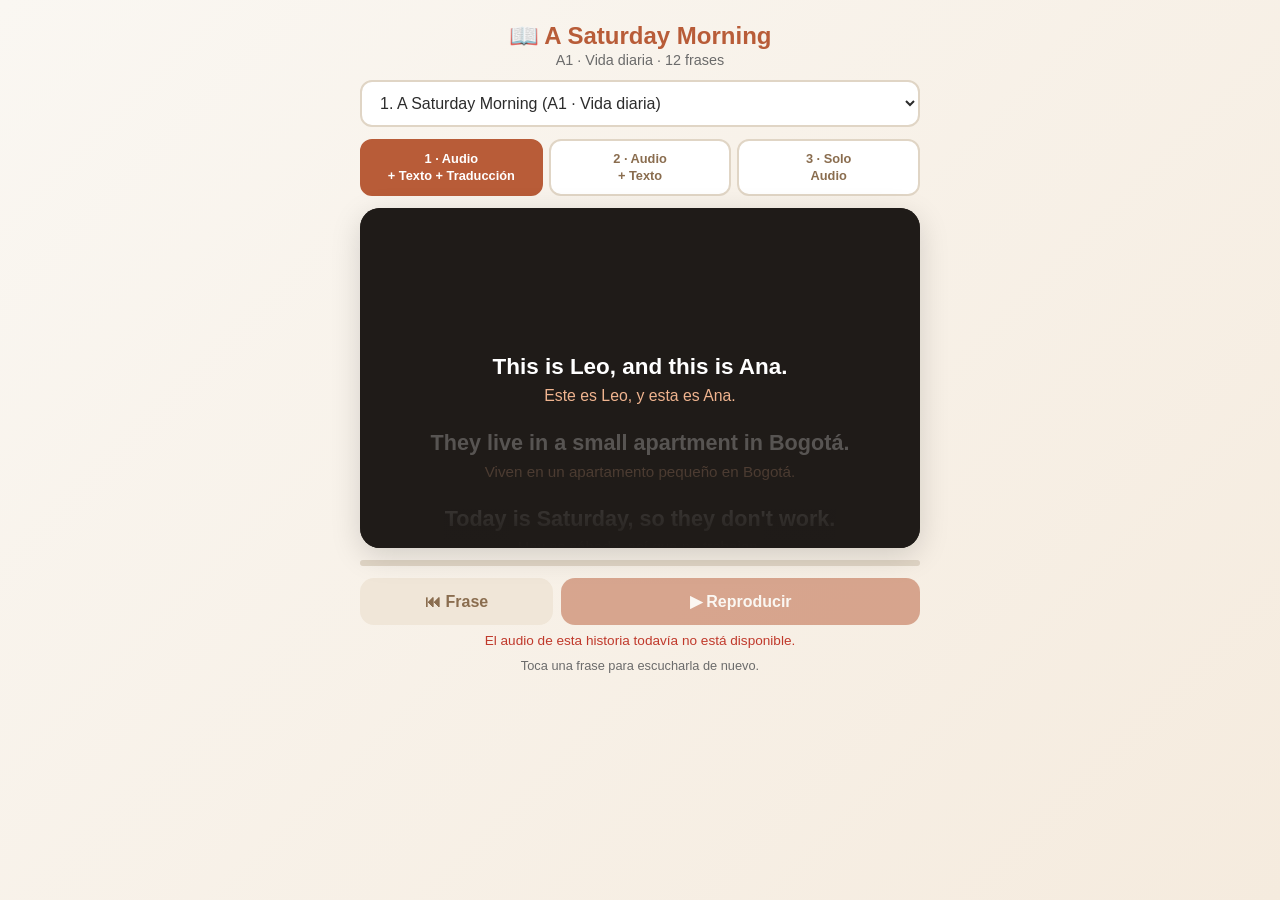
<file: historias/index.html>
<!DOCTYPE html>
<html lang="es">
<head>
<meta charset="UTF-8">
<meta name="viewport" content="width=device-width, initial-scale=1.0">
<title>Historias en inglés</title>
<style>
* { margin:0; padding:0; box-sizing:border-box; }
body { font-family:-apple-system,BlinkMacSystemFont,'Segoe UI',Roboto,sans-serif;
  background:linear-gradient(135deg,#faf7f2,#f5ebde); color:#2c2c2c; min-height:100vh;
  padding:16px; display:flex; flex-direction:column; align-items:center; }
.wrap { width:100%; max-width:560px; }
h1 { color:#b85c38; font-size:1.5rem; text-align:center; margin:6px 0 2px; }
.sub { text-align:center; color:#6b6b6b; font-size:0.9rem; margin-bottom:12px; }

.selector { width:100%; padding:12px 14px; margin-bottom:12px; border:2px solid #e0d5c5;
  border-radius:12px; background:#fff; font-size:1rem; color:#2c2c2c; cursor:pointer; }

.modos { display:flex; gap:6px; margin-bottom:12px; }
.modo { flex:1; padding:10px 6px; border:2px solid #e0d5c5; background:#fff; border-radius:12px;
  font-size:0.8rem; font-weight:600; color:#8a6d4f; cursor:pointer; line-height:1.3; }
.modo.activo { background:#b85c38; border-color:#b85c38; color:#fff; }

/* Teleprompter */
.prompter { position:relative; height:340px; overflow:hidden; background:#1f1b18;
  border-radius:20px; box-shadow:0 8px 30px rgba(0,0,0,0.15); }
.prompter::before, .prompter::after { content:""; position:absolute; left:0; right:0; height:90px; z-index:2; pointer-events:none; }
.prompter::before { top:0; background:linear-gradient(#1f1b18,rgba(31,27,24,0)); }
.prompter::after { bottom:0; background:linear-gradient(rgba(31,27,24,0),#1f1b18); }
.lista { position:absolute; left:0; right:0; top:0; padding:0 24px; transition:transform 0.7s ease; }
.linea { padding:12px 0; text-align:center; opacity:0.25; transition:opacity 0.4s, transform 0.4s; cursor:pointer; }
.linea.pasada { opacity:0.35; }
.linea.activa { opacity:1; transform:scale(1.04); }
.en { color:#fff; font-size:1.35rem; font-weight:600; line-height:1.4; }
.es { color:#f0b48f; font-size:0.95rem; margin-top:4px; }
.modo-2 .es, .modo-3 .es { display:none; }
.modo-3 .linea { visibility:hidden; }
.solo-audio { display:none; position:absolute; inset:0; z-index:3; color:#fff; flex-direction:column;
  align-items:center; justify-content:center; text-align:center; gap:10px; }
.modo-3 .solo-audio { display:flex; }
.solo-audio .icono { font-size:3rem; }
.solo-audio .contador { color:#f0b48f; font-size:1rem; }
.modo-3.revelado .linea { visibility:visible; }
.modo-3.revelado .solo-audio { display:none; }

.controles { display:flex; gap:8px; margin-top:12px; }
.btn { flex:1; padding:14px; border:none; border-radius:14px; font-size:1rem; font-weight:600; cursor:pointer; }
.btn-play { background:#b85c38; color:#fff; flex:2; }
.btn-play:disabled { opacity:0.5; }
.btn-sec { background:#f0e6d8; color:#8a6d4f; }
.barra { height:6px; background:#e0d5c5; border-radius:3px; margin-top:12px; overflow:hidden; cursor:pointer; }
.barra div { height:100%; width:0; background:#b85c38; }
.ayuda { font-size:0.8rem; color:#6b6b6b; text-align:center; margin-top:10px; }
.aviso { display:none; font-size:0.85rem; color:#c0392b; text-align:center; margin-top:8px; }
</style>
</head>
<body>
<div class="wrap">
  <h1 id="titulo"></h1>
  <div class="sub" id="nivel"></div>

  <select class="selector" id="selector"></select>

  <div class="modos">
    <button class="modo" data-modo="1">1 · Audio<br>+ Texto + Traducción</button>
    <button class="modo" data-modo="2">2 · Audio<br>+ Texto</button>
    <button class="modo" data-modo="3">3 · Solo<br>Audio</button>
  </div>

  <div class="prompter" id="prompter">
    <div class="lista" id="lista"></div>
    <div class="solo-audio">
      <div class="icono">🎧</div>
      <div>Escucha con atención</div>
      <div class="contador" id="contador"></div>
    </div>
  </div>

  <div class="barra" id="barra"><div id="progreso"></div></div>

  <div class="controles">
    <button class="btn btn-sec" id="btnAtras">⏮ Frase</button>
    <button class="btn btn-play" id="btnPlay">▶ Reproducir</button>
    <button class="btn btn-sec" id="btnRevelar" style="display:none">👁 Ver</button>
  </div>
  <div class="aviso" id="aviso">El audio de esta historia todavía no está disponible.</div>
  <div class="ayuda">Toca una frase para escucharla de nuevo.</div>
</div>

<audio id="audio" preload="metadata"></audio>

<script>
// =====================================================================
//  HISTORIAS
//  Para agregar una nueva: copia un bloque { ... }, pégalo al final
//  (antes del ]), y cambia id, titulo, nivel y frases.
//  El audio se busca solo como: Stories/<id>-01.mp3  (ej: S07-01.mp3)
// =====================================================================
const HISTORIAS = [
  {
    id: "S01",
    titulo: "A Saturday Morning",
    nivel: "A1 · Vida diaria",
    frases: [
      ["This is Leo, and this is Ana.", "Este es Leo, y esta es Ana."],
      ["They live in a small apartment in Bogotá.", "Viven en un apartamento pequeño en Bogotá."],
      ["Today is Saturday, so they don't work.", "Hoy es sábado, así que no trabajan."],
      ["Leo wakes up at eight o'clock.", "Leo se despierta a las ocho."],
      ["He goes to the kitchen and makes coffee.", "Va a la cocina y prepara café."],
      ["Ana makes eggs and toast.", "Ana prepara huevos y pan tostado."],
      ["\"Thank you, Leo. The coffee is very good!\" Ana says.", "\"Gracias, Leo. ¡El café está muy rico!\", dice Ana."],
      ["After breakfast, they walk to the park.", "Después del desayuno, caminan al parque."],
      ["The sun is out, but it is a little cold.", "Hace sol, pero hace un poco de frío."],
      ["Ana sees a small brown dog.", "Ana ve un perro pequeño y café."],
      ["\"I want a dog!\" she says.", "\"¡Quiero un perro!\", dice ella."],
      ["Leo laughs. \"Maybe next year.\"", "Leo se ríe. \"Tal vez el próximo año.\""]
    ]
  },
  {
    id: "S02",
    titulo: "You're on Mute",
    nivel: "A1 · Trabajo",
    frases: [
      ["Ana starts work at nine o'clock.", "Ana empieza a trabajar a las nueve."],
      ["Today she has a video call with her team.", "Hoy tiene una videollamada con su equipo."],
      ["She opens her laptop and joins the call.", "Abre su portátil y entra a la llamada."],
      ["\"Good morning, everyone!\" she says.", "\"¡Buenos días a todos!\", dice."],
      ["Nobody answers.", "Nadie responde."],
      ["Mark, her boss, writes in the chat.", "Mark, su jefe, escribe en el chat."],
      ["\"Ana, you're on mute.\"", "\"Ana, estás en silencio.\""],
      ["Ana laughs and turns on her microphone.", "Ana se ríe y activa su micrófono."],
      ["\"Sorry! Can you hear me now?\"", "\"¡Perdón! ¿Me escuchan ahora?\""],
      ["\"Yes, we can hear you,\" Mark says.", "\"Sí, te escuchamos\", dice Mark."],
      ["Then Ana shares her screen and shows the report.", "Luego Ana comparte su pantalla y muestra el informe."],
      ["\"Great job, Ana,\" Mark says with a smile.", "\"Buen trabajo, Ana\", dice Mark con una sonrisa."]
    ]
  },
  {
    id: "S03",
    titulo: "The New Coworker",
    nivel: "A1 · Trabajo",
    frases: [
      ["On Monday, a new person joins the team.", "El lunes, una persona nueva llega al equipo."],
      ["His name is Tom, and he is from Canada.", "Se llama Tom y es de Canadá."],
      ["\"Hi, I'm Tom. Nice to meet you,\" he says.", "\"Hola, soy Tom. Mucho gusto\", dice."],
      ["\"Nice to meet you too. I'm Ana, from marketing.\"", "\"Mucho gusto también. Soy Ana, de marketing.\""],
      ["Tom works in sales.", "Tom trabaja en ventas."],
      ["He works from home, in Toronto.", "Trabaja desde casa, en Toronto."],
      ["\"Is it cold in Toronto?\" Ana asks.", "\"¿Hace frío en Toronto?\", pregunta Ana."],
      ["\"Oh yes, very cold!\" Tom says.", "\"¡Ay, sí, mucho frío!\", dice Tom."],
      ["\"Here in Bogotá, it is a little cold in the morning.\"", "\"Aquí en Bogotá hace un poco de frío en la mañana.\""],
      ["Tom likes coffee, and Ana likes coffee too.", "A Tom le gusta el café, y a Ana también."],
      ["\"I can send you some Colombian coffee!\" Ana says.", "\"¡Puedo enviarte café colombiano!\", dice Ana."],
      ["Tom smiles. \"That's the best welcome!\"", "Tom sonríe. \"¡Es la mejor bienvenida!\""]
    ]
  },
  {
    id: "S04",
    titulo: "Coffee Break",
    nivel: "A1 · Trabajo",
    frases: [
      ["At eleven, Ana takes a short break.", "A las once, Ana toma un descanso corto."],
      ["She calls Sara, her friend from the Mexico office.", "Llama a Sara, su amiga de la oficina de México."],
      ["\"Hi, Sara! How's it going?\"", "\"¡Hola, Sara! ¿Cómo va todo?\""],
      ["\"Pretty good, thanks. And you?\"", "\"Bastante bien, gracias. ¿Y tú?\""],
      ["\"I'm tired. I have three meetings today.\"", "\"Estoy cansada. Tengo tres reuniones hoy.\""],
      ["\"Three? Oh no!\" Sara says.", "\"¿Tres? ¡Ay, no!\", dice Sara."],
      ["\"How was your weekend?\" Ana asks.", "\"¿Qué tal tu fin de semana?\", pregunta Ana."],
      ["\"Great! I went to the beach with my family.\"", "\"¡Genial! Fui a la playa con mi familia.\""],
      ["\"Lucky you! I stayed at home and watched movies.\"", "\"¡Qué suerte! Yo me quedé en casa viendo películas.\""],
      ["Then Ana looks at the clock.", "Luego Ana mira el reloj."],
      ["\"Oh, sorry, I have to go. My next meeting starts now!\"", "\"Uy, perdón, me tengo que ir. ¡Mi próxima reunión empieza ya!\""],
      ["\"No problem. Talk soon!\" Sara says.", "\"No hay problema. ¡Hablamos pronto!\", dice Sara."]
    ]
  },
  {
    id: "S05",
    titulo: "A Time That Works",
    nivel: "A1 · Trabajo",
    frases: [
      ["Mark wants a meeting with Ana and Tom.", "Mark quiere una reunión con Ana y Tom."],
      ["\"Does Thursday work for you?\" he asks.", "\"¿Les sirve el jueves?\", pregunta."],
      ["\"Sorry, I'm busy on Thursday morning,\" Ana says.", "\"Lo siento, estoy ocupada el jueves en la mañana\", dice Ana."],
      ["\"But I'm free after lunch.\"", "\"Pero estoy libre después del almuerzo.\""],
      ["Tom checks his calendar.", "Tom revisa su calendario."],
      ["\"Thursday afternoon is OK for me too.\"", "\"El jueves en la tarde también me sirve.\""],
      ["\"How about three o'clock?\" Mark asks.", "\"¿Qué tal a las tres?\", pregunta Mark."],
      ["\"Works for me!\" Ana says.", "\"¡Me sirve!\", dice Ana."],
      ["\"That works,\" Tom says.", "\"Me parece bien\", dice Tom."],
      ["\"Perfect. I'll send the invitation,\" Mark says.", "\"Perfecto. Envío la invitación\", dice Mark."],
      ["A minute later, the invitation is in their email.", "Un minuto después, la invitación está en su correo."],
      ["Ana accepts it and writes, \"See you on Thursday!\"", "Ana la acepta y escribe: \"¡Nos vemos el jueves!\""]
    ]
  },
  {
    id: "S06",
    titulo: "You're Breaking Up",
    nivel: "A1 · Trabajo",
    frases: [
      ["On Friday, Ana has a call with a client in Miami.", "El viernes, Ana tiene una llamada con un cliente en Miami."],
      ["The client's name is Mr. Brown.", "El cliente se llama señor Brown."],
      ["\"Hello, Mr. Brown. Thank you for your time.\"", "\"Hola, señor Brown. Gracias por su tiempo.\""],
      ["Mr. Brown says something, but Ana doesn't understand.", "El señor Brown dice algo, pero Ana no entiende."],
      ["\"Sorry, I didn't catch that. Could you repeat that?\"", "\"Perdón, no entendí. ¿Podría repetir?\""],
      ["\"Of course. The budget is ten thousand dollars.\"", "\"Claro. El presupuesto es de diez mil dólares.\""],
      ["Then the video stops.", "Luego el video se detiene."],
      ["\"Mr. Brown? You're breaking up.\"", "\"¿Señor Brown? Se le corta la señal.\""],
      ["Ana waits. One minute, two minutes.", "Ana espera. Un minuto, dos minutos."],
      ["Finally, Mr. Brown is back.", "Por fin, el señor Brown vuelve."],
      ["\"Sorry, Ana. My internet is very slow today.\"", "\"Perdón, Ana. Mi internet está muy lento hoy.\""],
      ["Ana laughs. \"No problem. Let's continue.\"", "Ana se ríe. \"No hay problema. Continuemos.\""]
    ]
  }
];

const URL_AUDIOS = "https://hjvecmvzokqsdrdkzucr.supabase.co/storage/v1/object/public/Stories/";
const PAUSA = 1; // segundos aproximados de silencio entre frases en el audio
// =====================================================================

const audio = document.getElementById('audio');
const lista = document.getElementById('lista');
const prompter = document.getElementById('prompter');
const btnPlay = document.getElementById('btnPlay');
const selector = document.getElementById('selector');
const aviso = document.getElementById('aviso');

let historia = null;
let tiempos = [];
let activa = -1;
let finFrase = null;
let modo = parseInt(localStorage.getItem('hist_modo')) || 1;

// ---------- Selector ----------
HISTORIAS.forEach((h, i) => {
  const o = document.createElement('option');
  o.value = i;
  o.textContent = `${i + 1}. ${h.titulo} (${h.nivel})`;
  selector.appendChild(o);
});
selector.onchange = () => cargarHistoria(parseInt(selector.value));

function cargarHistoria(i) {
  historia = HISTORIAS[i] || HISTORIAS[0];
  localStorage.setItem('hist_actual', i);
  selector.value = i;

  audio.pause();
  tiempos = []; activa = -1; finFrase = null;
  aviso.style.display = 'none';
  btnPlay.disabled = false;
  btnPlay.textContent = '▶ Reproducir';
  document.getElementById('progreso').style.width = '0%';
  prompter.classList.remove('revelado');
  document.getElementById('btnRevelar').textContent = '👁 Ver';

  document.getElementById('titulo').textContent = '📖 ' + historia.titulo;
  document.getElementById('nivel').textContent = historia.nivel + ' · ' + historia.frases.length + ' frases';

  lista.innerHTML = '';
  historia.frases.forEach(([en, es], k) => {
    const d = document.createElement('div');
    d.className = 'linea';
    d.innerHTML = '<div class="en"></div><div class="es"></div>';
    d.querySelector('.en').textContent = en;
    d.querySelector('.es').textContent = es;
    d.onclick = () => reproducirFrase(k);
    lista.appendChild(d);
  });
  centrar(0);

  audio.src = URL_AUDIOS + historia.id + '-01.mp3';
  audio.load();
}

// ---------- Tiempos (estimados según el largo de cada frase) ----------
function calcularTiempos() {
  if (historia.tiempos && historia.tiempos.length === historia.frases.length) return historia.tiempos;
  const n = historia.frases.length;
  const habla = Math.max(audio.duration - PAUSA * (n - 1), 1);
  const chars = historia.frases.map(f => f[0].length);
  const total = chars.reduce((a, b) => a + b, 0);
  const t = []; let acc = 0;
  chars.forEach(c => { t.push(+acc.toFixed(2)); acc += habla * c / total + PAUSA; });
  return t;
}
audio.addEventListener('loadedmetadata', () => { tiempos = calcularTiempos(); centrar(0); });
audio.addEventListener('error', () => {
  aviso.style.display = 'block';
  btnPlay.disabled = true;
});

// ---------- Modo ----------
document.querySelectorAll('.modo').forEach(b => b.onclick = () => ponerModo(parseInt(b.dataset.modo)));
function ponerModo(m) {
  modo = m; localStorage.setItem('hist_modo', m);
  document.querySelectorAll('.modo').forEach(b => b.classList.toggle('activo', +b.dataset.modo === m));
  prompter.classList.remove('modo-1', 'modo-2', 'modo-3', 'revelado');
  prompter.classList.add('modo-' + m);
  document.getElementById('btnRevelar').style.display = m === 3 ? 'block' : 'none';
  document.getElementById('btnRevelar').textContent = '👁 Ver';
  setTimeout(() => centrar(Math.max(activa, 0)), 50);
}

// ---------- Teleprompter ----------
function centrar(i) {
  const lineas = lista.children;
  if (!lineas[i]) return;
  const el = lineas[i];
  const y = prompter.clientHeight / 2 - (el.offsetTop + el.offsetHeight / 2);
  lista.style.transform = `translateY(${y}px)`;
  [...lineas].forEach((l, k) => {
    l.classList.toggle('activa', k === i);
    l.classList.toggle('pasada', k < i);
  });
  document.getElementById('contador').textContent = `Frase ${i + 1} de ${lineas.length}`;
}
function indiceEn(t) {
  let i = 0;
  for (let k = 0; k < tiempos.length; k++) if (tiempos[k] <= t + 0.05) i = k;
  return i;
}
audio.addEventListener('timeupdate', () => {
  if (!tiempos.length) return;
  const i = indiceEn(audio.currentTime);
  if (i !== activa) { activa = i; centrar(i); }
  document.getElementById('progreso').style.width = (audio.currentTime / audio.duration * 100) + '%';
  if (finFrase !== null && audio.currentTime >= finFrase) { audio.pause(); finFrase = null; }
});

// ---------- Reproducción ----------
function reproducirFrase(i) {
  if (!tiempos.length) return;
  audio.currentTime = tiempos[i];
  finFrase = i + 1 < tiempos.length ? tiempos[i + 1] - PAUSA * 0.6 : null;
  audio.play();
}
btnPlay.onclick = () => {
  if (audio.paused) {
    finFrase = null;
    if (audio.ended) audio.currentTime = 0;
    audio.play();
  } else audio.pause();
};
audio.addEventListener('play', () => btnPlay.textContent = '⏸ Pausa');
audio.addEventListener('pause', () => { if (!audio.ended) btnPlay.textContent = '▶ Reproducir'; });
audio.addEventListener('ended', () => btnPlay.textContent = '↺ Escuchar otra vez');
document.getElementById('btnAtras').onclick = () => {
  if (!tiempos.length) return;
  const i = indiceEn(audio.currentTime);
  const destino = audio.currentTime - tiempos[i] > 1.5 ? i : Math.max(i - 1, 0);
  audio.currentTime = tiempos[destino];
};
document.getElementById('barra').onclick = e => {
  if (!audio.duration) return;
  const r = e.currentTarget.getBoundingClientRect();
  audio.currentTime = (e.clientX - r.left) / r.width * audio.duration;
};
document.getElementById('btnRevelar').onclick = e => {
  const rev = prompter.classList.toggle('revelado');
  e.target.textContent = rev ? '🙈 Ocultar' : '👁 Ver';
  setTimeout(() => centrar(Math.max(activa, 0)), 50);
};

// ---------- Inicio ----------
ponerModo(modo);
cargarHistoria(parseInt(localStorage.getItem('hist_actual')) || 0);
</script>
</body>
</html>
</file>
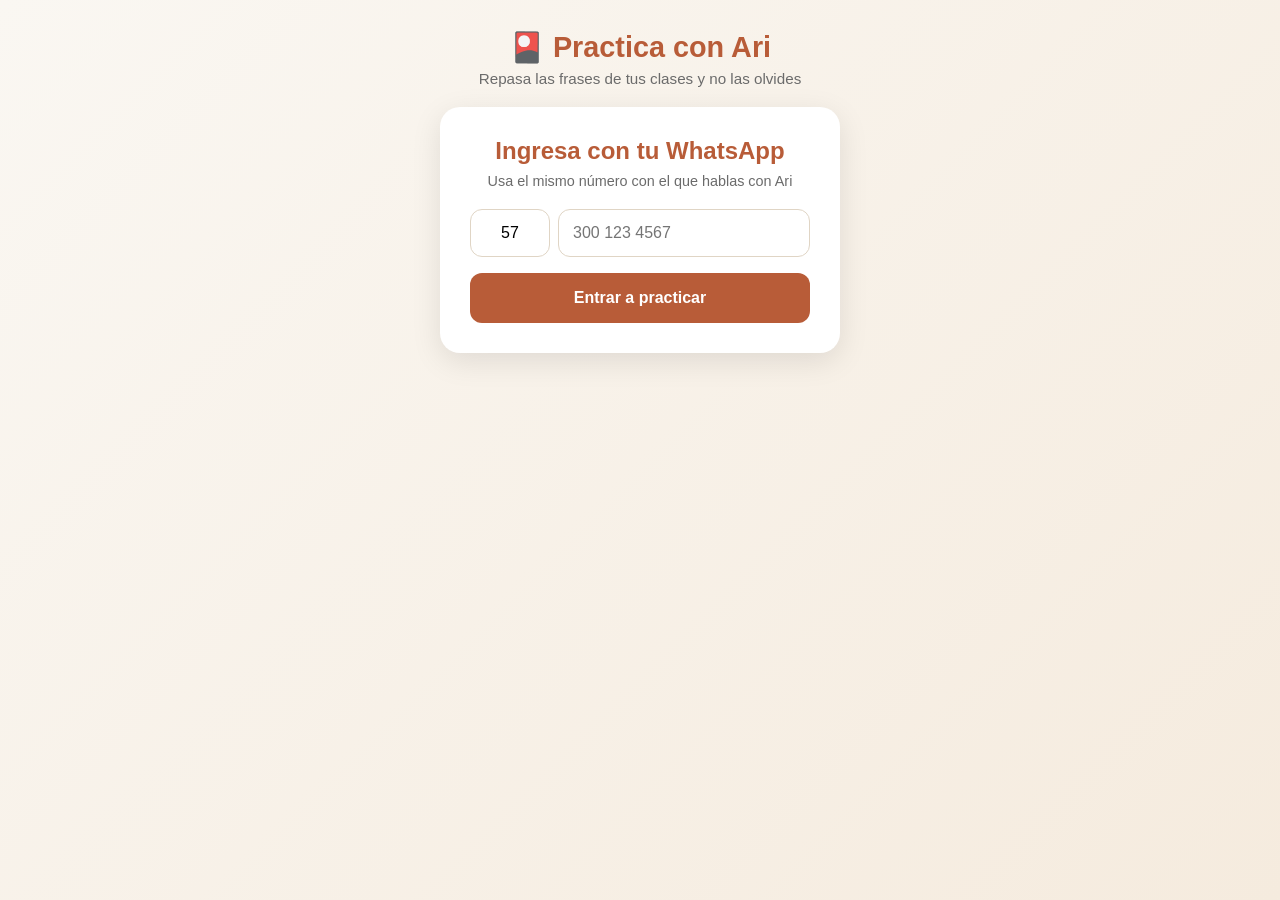
<file: practica/index.html>
<!DOCTYPE html>
<html lang="es">
<head>
<meta charset="UTF-8">
<meta name="viewport" content="width=device-width, initial-scale=1.0">
<title>Practica con Ari</title>
<style>
* { margin:0; padding:0; box-sizing:border-box; }
body { font-family:-apple-system,BlinkMacSystemFont,'Segoe UI',Roboto,sans-serif;
  background:linear-gradient(135deg,#faf7f2,#f5ebde); color:#2c2c2c; min-height:100vh;
  padding:20px; display:flex; flex-direction:column; align-items:center; }
.header { text-align:center; margin:10px 0 20px; }
.header h1 { color:#b85c38; font-size:1.8rem; margin-bottom:6px; }
.header p { color:#6b6b6b; font-size:0.95rem; }
.login { background:#fff; padding:30px; border-radius:20px; box-shadow:0 8px 30px rgba(0,0,0,0.1);
  max-width:400px; width:100%; text-align:center; }
.login h2 { color:#b85c38; margin-bottom:8px; }
.login p { color:#6b6b6b; font-size:0.9rem; margin-bottom:20px; }
.phone-row { display:flex; gap:8px; margin-bottom:16px; }
.phone-row input { padding:14px; border:1px solid #e0d5c5; border-radius:12px; font-size:1rem; }
#indicativo { width:80px; text-align:center; }
#numero { flex:1; }
.btn-login { width:100%; background:#b85c38; color:#fff; border:none; padding:16px;
  border-radius:12px; font-size:1rem; font-weight:600; cursor:pointer; }
.btn-login:disabled { opacity:0.6; }
.error { color:#c0392b; font-size:0.9rem; margin-top:12px; display:none; }
#app { display:none; width:100%; max-width:440px; }
.saludo { text-align:center; margin-bottom:16px; color:#6b6b6b; }
.saludo b { color:#b85c38; }
.card-container { perspective:1000px; width:100%; margin-bottom:20px; }
.card { position:relative; width:100%; min-height:240px; cursor:pointer; transition:transform 0.6s; transform-style:preserve-3d; }
.card.flipped { transform:rotateY(180deg); }
.card-face { position:absolute; width:100%; height:100%; min-height:240px; backface-visibility:hidden;
  border-radius:20px; padding:30px; display:flex; flex-direction:column; align-items:center; justify-content:center;
  box-shadow:0 8px 30px rgba(0,0,0,0.1); text-align:center; }
.card-front { background:#fff; border:2px solid #f0e6d8; }
.card-back { background:#b85c38; color:#fff; transform:rotateY(180deg); }
.label { font-size:0.75rem; opacity:0.7; margin-bottom:12px; text-transform:uppercase; letter-spacing:1px; }
.frase { font-size:1.4rem; font-weight:600; line-height:1.4; }
.frase-back { font-size:1.5rem; font-weight:700; margin-bottom:8px; }
.hint { font-size:0.8rem; opacity:0.6; margin-top:16px; }
.audio-btn { margin-top:16px; background:#fff; color:#b85c38; border:none; padding:12px 24px;
  border-radius:30px; font-size:1rem; font-weight:600; cursor:pointer; }
.controls { display:flex; gap:12px; width:100%; }
.btn { flex:1; padding:16px; border-radius:14px; border:none; font-size:1rem; font-weight:600; cursor:pointer; }
.btn-no { background:#f0e6d8; color:#8a6d4f; }
.btn-si { background:#6a8a5e; color:#fff; }
.progress { margin-top:20px; font-size:0.9rem; color:#6b6b6b; text-align:center; }
.progress .num { color:#b85c38; font-weight:700; }
.fin { text-align:center; padding:40px 20px; background:#fff; border-radius:16px; }
.fin h2 { color:#b85c38; margin-bottom:12px; }
.fin p { color:#6b6b6b; }
.fin button { margin-top:20px; background:#b85c38; color:#fff; border:none; padding:14px 28px; border-radius:30px; cursor:pointer; }
</style>
</head>
<body>
  <div class="header">
    <h1>🎴 Practica con Ari</h1>
    <p>Repasa las frases de tus clases y no las olvides</p>
  </div>

  <div class="login" id="login">
    <h2>Ingresa con tu WhatsApp</h2>
    <p>Usa el mismo número con el que hablas con Ari</p>
    <div class="phone-row">
      <input type="text" id="indicativo" placeholder="57" value="57" maxlength="4">
      <input type="tel" id="numero" placeholder="300 123 4567">
    </div>
    <button class="btn-login" id="btnLogin" onclick="login()">Entrar a practicar</button>
    <div class="error" id="error">No encontramos ese número. ¿Ya empezaste a hablar con Ari por WhatsApp?</div>
  </div>

  <div id="app">
    <div class="saludo">¡Hola, <b id="nombreUser"></b>! Estas son tus frases para repasar hoy 💪</div>
    <div class="card-container">
      <div class="card" id="card" onclick="flip()">
        <div class="card-face card-front">
          <div class="label">¿Cómo se dice en inglés?</div>
          <div class="frase" id="frontText"></div>
          <div class="hint">Toca para ver la respuesta 👆</div>
        </div>
        <div class="card-face card-back">
          <div class="label">En inglés se dice</div>
          <div class="frase-back" id="backText"></div>
          <button class="audio-btn" onclick="playAudio(event)">🔊 Escuchar</button>
        </div>
      </div>
    </div>
    <div class="controls">
      <button class="btn btn-no" onclick="answer(false)">Aún no 🔁</button>
      <button class="btn btn-si" onclick="answer(true)">¡La recordé! ✅</button>
    </div>
    <div class="progress">
      Tarjeta <span class="num" id="current">1</span> de <span class="num" id="total">0</span>
      · Recordadas: <span class="num" id="correct">0</span>
    </div>
  </div>

<script>
const TODAS_FRASES = [{"u": "1.1", "l": 1, "es": "¡Hola a todos!", "en": "Hi everyone!", "audio": "https://hjvecmvzokqsdrdkzucr.supabase.co/storage/v1/object/public/audios-lecciones/n1-1_1-1-0_mp3", "t": "p"}, {"u": "1.1", "l": 1, "es": "¡Hola a todos!", "en": "Hello everyone", "audio": "https://hjvecmvzokqsdrdkzucr.supabase.co/storage/v1/object/public/audios-lecciones/n1-1_1-1-0-bonus.mp3", "t": "b"}, {"u": "1.1", "l": 1, "es": "¿Me escuchan bien?", "en": "Can you hear me okay?", "audio": "https://hjvecmvzokqsdrdkzucr.supabase.co/storage/v1/object/public/audios-lecciones/n1-1_1-1-1_mp3", "t": "p"}, {"u": "1.1", "l": 1, "es": "¿Me escuchan bien?", "en": "Can everyone hear me?", "audio": "https://hjvecmvzokqsdrdkzucr.supabase.co/storage/v1/object/public/audios-lecciones/n1-1_1-1-1-bonus.mp3", "t": "b"}, {"u": "1.1", "l": 1, "es": "Perdón, estaba en silencio.", "en": "Sorry, I was on mute.", "audio": "https://hjvecmvzokqsdrdkzucr.supabase.co/storage/v1/object/public/audios-lecciones/n1-1_1-1-2_mp3", "t": "p"}, {"u": "1.1", "l": 1, "es": "Perdón, estaba en silencio.", "en": "Oops, I was muted.", "audio": "https://hjvecmvzokqsdrdkzucr.supabase.co/storage/v1/object/public/audios-lecciones/n1-1_1-1-2-bonus.mp3", "t": "b"}, {"u": "1.1", "l": 1, "es": "Déjenme compartir pantalla.", "en": "Let me share my screen.", "audio": "https://hjvecmvzokqsdrdkzucr.supabase.co/storage/v1/object/public/audios-lecciones/n1-1_1-1-3_mp3", "t": "p"}, {"u": "1.1", "l": 1, "es": "Déjenme compartir pantalla.", "en": "I'll share my screen real quick.", "audio": "https://hjvecmvzokqsdrdkzucr.supabase.co/storage/v1/object/public/audios-lecciones/n1-1_1-1-3-bonus.mp3", "t": "b"}, {"u": "1.1", "l": 1, "es": "Dame un segundo.", "en": "Give me one second.", "audio": "https://hjvecmvzokqsdrdkzucr.supabase.co/storage/v1/object/public/audios-lecciones/n1-1_1-1-4_mp3", "t": "p"}, {"u": "1.1", "l": 1, "es": "Dame un segundo.", "en": "Just a sec.", "audio": "https://hjvecmvzokqsdrdkzucr.supabase.co/storage/v1/object/public/audios-lecciones/n1-1_1-1-4-bonus.mp3", "t": "b"}, {"u": "1.1", "l": 2, "es": "Soy Andrés, de marketing.", "en": "I'm Andrés, from marketing.", "audio": "https://hjvecmvzokqsdrdkzucr.supabase.co/storage/v1/object/public/audios-lecciones/n1-1_1-2-0_mp3", "t": "p"}, {"u": "1.1", "l": 2, "es": "Soy Andrés, de marketing.", "en": "This is Andrés from marketing.", "audio": "https://hjvecmvzokqsdrdkzucr.supabase.co/storage/v1/object/public/audios-lecciones/n1-1_1-2-0-bonus.mp3", "t": "b"}, {"u": "1.1", "l": 2, "es": "Trabajo con Sara en esto.", "en": "I work with Sara on this.", "audio": "https://hjvecmvzokqsdrdkzucr.supabase.co/storage/v1/object/public/audios-lecciones/n1-1_1-2-1_mp3", "t": "p"}, {"u": "1.1", "l": 2, "es": "Trabajo con Sara en esto.", "en": "I'm on Sara's team.", "audio": "https://hjvecmvzokqsdrdkzucr.supabase.co/storage/v1/object/public/audios-lecciones/n1-1_1-2-1-bonus.mp3", "t": "b"}, {"u": "1.1", "l": 2, "es": "Es mi primera vez aquí.", "en": "This is my first time joining.", "audio": "https://hjvecmvzokqsdrdkzucr.supabase.co/storage/v1/object/public/audios-lecciones/n1-1_1-2-2_mp3", "t": "p"}, {"u": "1.1", "l": 2, "es": "Es mi primera vez aquí.", "en": "I'm new to these calls.", "audio": "https://hjvecmvzokqsdrdkzucr.supabase.co/storage/v1/object/public/audios-lecciones/n1-1_1-2-2-bonus.mp3", "t": "b"}, {"u": "1.1", "l": 2, "es": "Qué bueno conocerlos.", "en": "Great to meet you all.", "audio": "https://hjvecmvzokqsdrdkzucr.supabase.co/storage/v1/object/public/audios-lecciones/n1-1_1-2-3_mp3", "t": "p"}, {"u": "1.1", "l": 2, "es": "Qué bueno conocerlos.", "en": "Nice to finally meet everyone.", "audio": "https://hjvecmvzokqsdrdkzucr.supabase.co/storage/v1/object/public/audios-lecciones/n1-1_1-2-3-bonus.mp3", "t": "b"}, {"u": "1.1", "l": 2, "es": "Gracias por invitarme.", "en": "Thanks for having me.", "audio": "https://hjvecmvzokqsdrdkzucr.supabase.co/storage/v1/object/public/audios-lecciones/n1-1_1-2-4_mp3", "t": "p"}, {"u": "1.1", "l": 2, "es": "Gracias por invitarme.", "en": "Thanks for the invite.", "audio": "https://hjvecmvzokqsdrdkzucr.supabase.co/storage/v1/object/public/audios-lecciones/n1-1_1-2-4-bonus.mp3", "t": "b"}, {"u": "1.1", "l": 3, "es": "¿Cómo va todo?", "en": "How's it going?", "audio": "https://hjvecmvzokqsdrdkzucr.supabase.co/storage/v1/object/public/audios-lecciones/n1-1_1-3-0_mp3", "t": "p"}, {"u": "1.1", "l": 3, "es": "¿Cómo va todo?", "en": "How are things?", "audio": "https://hjvecmvzokqsdrdkzucr.supabase.co/storage/v1/object/public/audios-lecciones/n1-1_1-3-0-bonus.mp3", "t": "b"}, {"u": "1.1", "l": 3, "es": "Bastante bien, ¿y tú?", "en": "Pretty good, you?", "audio": "https://hjvecmvzokqsdrdkzucr.supabase.co/storage/v1/object/public/audios-lecciones/n1-1_1-3-1_mp3", "t": "p"}, {"u": "1.1", "l": 3, "es": "Bastante bien, ¿y tú?", "en": "Not bad, you?", "audio": "https://hjvecmvzokqsdrdkzucr.supabase.co/storage/v1/object/public/audios-lecciones/n1-1_1-3-1-bonus.mp3", "t": "b"}, {"u": "1.1", "l": 3, "es": "¿Qué tal tu fin de semana?", "en": "How was your weekend?", "audio": "https://hjvecmvzokqsdrdkzucr.supabase.co/storage/v1/object/public/audios-lecciones/n1-1_1-3-2_mp3", "t": "p"}, {"u": "1.1", "l": 3, "es": "¿Qué tal tu fin de semana?", "en": "Did you have a good weekend?", "audio": "https://hjvecmvzokqsdrdkzucr.supabase.co/storage/v1/object/public/audios-lecciones/n1-1_1-3-2-bonus.mp3", "t": "b"}, {"u": "1.1", "l": 3, "es": "Súper ocupado, la verdad.", "en": "Crazy busy, honestly.", "audio": "https://hjvecmvzokqsdrdkzucr.supabase.co/storage/v1/object/public/audios-lecciones/n1-1_1-3-3_mp3", "t": "p"}, {"u": "1.1", "l": 3, "es": "Súper ocupado, la verdad.", "en": "Pretty hectic, to be honest.", "audio": "https://hjvecmvzokqsdrdkzucr.supabase.co/storage/v1/object/public/audios-lecciones/n1-1_1-3-3-bonus.mp3", "t": "b"}, {"u": "1.1", "l": 3, "es": "Empecemos, ¿les parece?", "en": "Let's get started, shall we?", "audio": "https://hjvecmvzokqsdrdkzucr.supabase.co/storage/v1/object/public/audios-lecciones/n1-1_1-3-4_mp3", "t": "p"}, {"u": "1.1", "l": 3, "es": "Empecemos, ¿les parece?", "en": "Alright, let's dive in.", "audio": "https://hjvecmvzokqsdrdkzucr.supabase.co/storage/v1/object/public/audios-lecciones/n1-1_1-3-4-bonus.mp3", "t": "b"}, {"u": "1.2", "l": 1, "es": "Me encargo de finanzas.", "en": "I'm in charge of finance.", "audio": "https://hjvecmvzokqsdrdkzucr.supabase.co/storage/v1/object/public/audios-lecciones/n1-1_2-1-0_mp3", "t": "p"}, {"u": "1.2", "l": 1, "es": "Me encargo de finanzas.", "en": "I handle the finance side.", "audio": "https://hjvecmvzokqsdrdkzucr.supabase.co/storage/v1/object/public/audios-lecciones/n1-1_2-1-0-bonus.mp3", "t": "b"}, {"u": "1.2", "l": 1, "es": "Llevo 3 años aquí.", "en": "I've been here for 3 years.", "audio": "https://hjvecmvzokqsdrdkzucr.supabase.co/storage/v1/object/public/audios-lecciones/n1-1_2-1-1_mp3", "t": "p"}, {"u": "1.2", "l": 1, "es": "Llevo 3 años aquí.", "en": "I've been with the company 3 years.", "audio": "https://hjvecmvzokqsdrdkzucr.supabase.co/storage/v1/object/public/audios-lecciones/n1-1_2-1-1-bonus.mp3", "t": "b"}, {"u": "1.2", "l": 1, "es": "Me encargo de los reportes.", "en": "I take care of the reports.", "audio": "https://hjvecmvzokqsdrdkzucr.supabase.co/storage/v1/object/public/audios-lecciones/n1-1_2-1-2_mp3", "t": "p"}, {"u": "1.2", "l": 1, "es": "Me encargo de los reportes.", "en": "I'm responsible for the reports.", "audio": "https://hjvecmvzokqsdrdkzucr.supabase.co/storage/v1/object/public/audios-lecciones/n1-1_2-1-2-bonus.mp3", "t": "b"}, {"u": "1.2", "l": 1, "es": "Mi rol es sobre todo análisis.", "en": "My role is mostly analysis.", "audio": "https://hjvecmvzokqsdrdkzucr.supabase.co/storage/v1/object/public/audios-lecciones/n1-1_2-1-3_mp3", "t": "p"}, {"u": "1.2", "l": 1, "es": "Mi rol es sobre todo análisis.", "en": "I mainly do analysis.", "audio": "https://hjvecmvzokqsdrdkzucr.supabase.co/storage/v1/object/public/audios-lecciones/n1-1_2-1-3-bonus.mp3", "t": "b"}, {"u": "1.2", "l": 1, "es": "Le reporto a Sara.", "en": "I report to Sara.", "audio": "https://hjvecmvzokqsdrdkzucr.supabase.co/storage/v1/object/public/audios-lecciones/n1-1_2-1-4_mp3", "t": "p"}, {"u": "1.2", "l": 1, "es": "Le reporto a Sara.", "en": "Sara is my manager.", "audio": "https://hjvecmvzokqsdrdkzucr.supabase.co/storage/v1/object/public/audios-lecciones/n1-1_2-1-4-bonus.mp3", "t": "b"}, {"u": "1.2", "l": 2, "es": "Trabajo desde casa.", "en": "I work from home.", "audio": "https://hjvecmvzokqsdrdkzucr.supabase.co/storage/v1/object/public/audios-lecciones/n1-1_2-2-0_mp3", "t": "p"}, {"u": "1.2", "l": 2, "es": "Trabajo desde casa.", "en": "I'm fully remote.", "audio": "https://hjvecmvzokqsdrdkzucr.supabase.co/storage/v1/object/public/audios-lecciones/n1-1_2-2-0-bonus.mp3", "t": "b"}, {"u": "1.2", "l": 2, "es": "Somos un equipo híbrido.", "en": "We're a hybrid team.", "audio": "https://hjvecmvzokqsdrdkzucr.supabase.co/storage/v1/object/public/audios-lecciones/n1-1_2-2-1_mp3", "t": "p"}, {"u": "1.2", "l": 2, "es": "Somos un equipo híbrido.", "en": "We do hybrid work.", "audio": "https://hjvecmvzokqsdrdkzucr.supabase.co/storage/v1/object/public/audios-lecciones/n1-1_2-2-1-bonus.mp3", "t": "b"}, {"u": "1.2", "l": 2, "es": "Estoy en Bogotá.", "en": "I'm based in Bogotá.", "audio": "https://hjvecmvzokqsdrdkzucr.supabase.co/storage/v1/object/public/audios-lecciones/n1-1_2-2-2_mp3", "t": "p"}, {"u": "1.2", "l": 2, "es": "Estoy en Bogotá.", "en": "I'm located in Bogotá.", "audio": "https://hjvecmvzokqsdrdkzucr.supabase.co/storage/v1/object/public/audios-lecciones/n1-1_2-2-2-bonus.mp3", "t": "b"}, {"u": "1.2", "l": 2, "es": "Tengo horario flexible.", "en": "My hours are flexible.", "audio": "https://hjvecmvzokqsdrdkzucr.supabase.co/storage/v1/object/public/audios-lecciones/n1-1_2-2-3_mp3", "t": "p"}, {"u": "1.2", "l": 2, "es": "Tengo horario flexible.", "en": "I have a flexible schedule.", "audio": "https://hjvecmvzokqsdrdkzucr.supabase.co/storage/v1/object/public/audios-lecciones/n1-1_2-2-3-bonus.mp3", "t": "b"}, {"u": "1.2", "l": 2, "es": "Suelo empezar a las 8.", "en": "I usually start at 8.", "audio": "https://hjvecmvzokqsdrdkzucr.supabase.co/storage/v1/object/public/audios-lecciones/n1-1_2-2-4_mp3", "t": "p"}, {"u": "1.2", "l": 2, "es": "Suelo empezar a las 8.", "en": "I typically begin at 8.", "audio": "https://hjvecmvzokqsdrdkzucr.supabase.co/storage/v1/object/public/audios-lecciones/n1-1_2-2-4-bonus.mp3", "t": "b"}, {"u": "1.2", "l": 3, "es": "Somos un equipo pequeño.", "en": "We're a small team.", "audio": "https://hjvecmvzokqsdrdkzucr.supabase.co/storage/v1/object/public/audios-lecciones/n1-1_2-3-0_mp3", "t": "p"}, {"u": "1.2", "l": 3, "es": "Somos un equipo pequeño.", "en": "It's a small team.", "audio": "https://hjvecmvzokqsdrdkzucr.supabase.co/storage/v1/object/public/audios-lecciones/n1-1_2-3-0-bonus.mp3", "t": "b"}, {"u": "1.2", "l": 3, "es": "Somos cinco.", "en": "There are five of us.", "audio": "https://hjvecmvzokqsdrdkzucr.supabase.co/storage/v1/object/public/audios-lecciones/n1-1_2-3-1_mp3", "t": "p"}, {"u": "1.2", "l": 3, "es": "Somos cinco.", "en": "We're five people.", "audio": "https://hjvecmvzokqsdrdkzucr.supabase.co/storage/v1/object/public/audios-lecciones/n1-1_2-3-1-bonus.mp3", "t": "b"}, {"u": "1.2", "l": 3, "es": "Trabajo de cerca con ventas.", "en": "I work closely with sales.", "audio": "https://hjvecmvzokqsdrdkzucr.supabase.co/storage/v1/object/public/audios-lecciones/n1-1_2-3-2_mp3", "t": "p"}, {"u": "1.2", "l": 3, "es": "Trabajo de cerca con ventas.", "en": "I collaborate a lot with sales.", "audio": "https://hjvecmvzokqsdrdkzucr.supabase.co/storage/v1/object/public/audios-lecciones/n1-1_2-3-2-bonus.mp3", "t": "b"}, {"u": "1.2", "l": 3, "es": "Nos reunimos cada lunes.", "en": "We meet every Monday.", "audio": "https://hjvecmvzokqsdrdkzucr.supabase.co/storage/v1/object/public/audios-lecciones/n1-1_2-3-3_mp3", "t": "p"}, {"u": "1.2", "l": 3, "es": "Nos reunimos cada lunes.", "en": "We have a Monday call.", "audio": "https://hjvecmvzokqsdrdkzucr.supabase.co/storage/v1/object/public/audios-lecciones/n1-1_2-3-3-bonus.mp3", "t": "b"}, {"u": "1.2", "l": 3, "es": "Mi equipo es genial.", "en": "My team is great.", "audio": "https://hjvecmvzokqsdrdkzucr.supabase.co/storage/v1/object/public/audios-lecciones/n1-1_2-3-4_mp3", "t": "p"}, {"u": "1.2", "l": 3, "es": "Mi equipo es genial.", "en": "I love my team.", "audio": "https://hjvecmvzokqsdrdkzucr.supabase.co/storage/v1/object/public/audios-lecciones/n1-1_2-3-4-bonus.mp3", "t": "b"}, {"u": "1.3", "l": 1, "es": "La reunión es a las 3.", "en": "The meeting is at 3 PM.", "audio": "https://hjvecmvzokqsdrdkzucr.supabase.co/storage/v1/object/public/audios-lecciones/n1-1_3-1-0_mp3", "t": "p"}, {"u": "1.3", "l": 1, "es": "La reunión es a las 3.", "en": "We meet at 3.", "audio": "https://hjvecmvzokqsdrdkzucr.supabase.co/storage/v1/object/public/audios-lecciones/n1-1_3-1-0-bonus.mp3", "t": "b"}, {"u": "1.3", "l": 1, "es": "Reunámonos mañana en la mañana.", "en": "Let's meet tomorrow morning.", "audio": "https://hjvecmvzokqsdrdkzucr.supabase.co/storage/v1/object/public/audios-lecciones/n1-1_3-1-1_mp3", "t": "p"}, {"u": "1.3", "l": 1, "es": "Reunámonos mañana en la mañana.", "en": "How about tomorrow morning?", "audio": "https://hjvecmvzokqsdrdkzucr.supabase.co/storage/v1/object/public/audios-lecciones/n1-1_3-1-1-bonus.mp3", "t": "b"}, {"u": "1.3", "l": 1, "es": "Estoy libre después del almuerzo.", "en": "I'm free after lunch.", "audio": "https://hjvecmvzokqsdrdkzucr.supabase.co/storage/v1/object/public/audios-lecciones/n1-1_3-1-2_mp3", "t": "p"}, {"u": "1.3", "l": 1, "es": "Estoy libre después del almuerzo.", "en": "I'm available after lunch.", "audio": "https://hjvecmvzokqsdrdkzucr.supabase.co/storage/v1/object/public/audios-lecciones/n1-1_3-1-2-bonus.mp3", "t": "b"}, {"u": "1.3", "l": 1, "es": "Vence el viernes.", "en": "It's due on Friday.", "audio": "https://hjvecmvzokqsdrdkzucr.supabase.co/storage/v1/object/public/audios-lecciones/n1-1_3-1-3_mp3", "t": "p"}, {"u": "1.3", "l": 1, "es": "Vence el viernes.", "en": "The deadline is Friday.", "audio": "https://hjvecmvzokqsdrdkzucr.supabase.co/storage/v1/object/public/audios-lecciones/n1-1_3-1-3-bonus.mp3", "t": "b"}, {"u": "1.3", "l": 1, "es": "Nos vemos la próxima semana.", "en": "See you next week.", "audio": "https://hjvecmvzokqsdrdkzucr.supabase.co/storage/v1/object/public/audios-lecciones/n1-1_3-1-4_mp3", "t": "p"}, {"u": "1.3", "l": 1, "es": "Nos vemos la próxima semana.", "en": "Talk next week.", "audio": "https://hjvecmvzokqsdrdkzucr.supabase.co/storage/v1/object/public/audios-lecciones/n1-1_3-1-4-bonus.mp3", "t": "b"}, {"u": "1.3", "l": 2, "es": "¿Te va bien el jueves?", "en": "Does Thursday work for you?", "audio": "https://hjvecmvzokqsdrdkzucr.supabase.co/storage/v1/object/public/audios-lecciones/n1-1_3-2-0_mp3", "t": "p"}, {"u": "1.3", "l": 2, "es": "¿Te va bien el jueves?", "en": "Is Thursday okay?", "audio": "https://hjvecmvzokqsdrdkzucr.supabase.co/storage/v1/object/public/audios-lecciones/n1-1_3-2-0-bonus.mp3", "t": "b"}, {"u": "1.3", "l": 2, "es": "¿Podemos pasarlo al viernes?", "en": "Can we push it to Friday?", "audio": "https://hjvecmvzokqsdrdkzucr.supabase.co/storage/v1/object/public/audios-lecciones/n1-1_3-2-1_mp3", "t": "p"}, {"u": "1.3", "l": 2, "es": "¿Podemos pasarlo al viernes?", "en": "Can we move it to Friday?", "audio": "https://hjvecmvzokqsdrdkzucr.supabase.co/storage/v1/object/public/audios-lecciones/n1-1_3-2-1-bonus.mp3", "t": "b"}, {"u": "1.3", "l": 2, "es": "Estoy ocupado en la mañana.", "en": "I'm tied up in the morning.", "audio": "https://hjvecmvzokqsdrdkzucr.supabase.co/storage/v1/object/public/audios-lecciones/n1-1_3-2-2_mp3", "t": "p"}, {"u": "1.3", "l": 2, "es": "Estoy ocupado en la mañana.", "en": "I'm busy in the morning.", "audio": "https://hjvecmvzokqsdrdkzucr.supabase.co/storage/v1/object/public/audios-lecciones/n1-1_3-2-2-bonus.mp3", "t": "b"}, {"u": "1.3", "l": 2, "es": "Busquemos una hora que sirva.", "en": "Let's find a time that works.", "audio": "https://hjvecmvzokqsdrdkzucr.supabase.co/storage/v1/object/public/audios-lecciones/n1-1_3-2-3_mp3", "t": "p"}, {"u": "1.3", "l": 2, "es": "Busquemos una hora que sirva.", "en": "Let's find a slot.", "audio": "https://hjvecmvzokqsdrdkzucr.supabase.co/storage/v1/object/public/audios-lecciones/n1-1_3-2-3-bonus.mp3", "t": "b"}, {"u": "1.3", "l": 2, "es": "¡Me sirve!", "en": "Works for me!", "audio": "https://hjvecmvzokqsdrdkzucr.supabase.co/storage/v1/object/public/audios-lecciones/n1-1_3-2-4_mp3", "t": "p"}, {"u": "1.3", "l": 2, "es": "¡Me sirve!", "en": "That works.", "audio": "https://hjvecmvzokqsdrdkzucr.supabase.co/storage/v1/object/public/audios-lecciones/n1-1_3-2-4-bonus.mp3", "t": "b"}, {"u": "1.3", "l": 3, "es": "Las ventas subieron 20%.", "en": "Sales went up 20%.", "audio": "https://hjvecmvzokqsdrdkzucr.supabase.co/storage/v1/object/public/audios-lecciones/n1-1_3-3-0_mp3", "t": "p"}, {"u": "1.3", "l": 3, "es": "Las ventas subieron 20%.", "en": "We saw a 20% increase.", "audio": "https://hjvecmvzokqsdrdkzucr.supabase.co/storage/v1/object/public/audios-lecciones/n1-1_3-3-0-bonus.mp3", "t": "b"}, {"u": "1.3", "l": 3, "es": "Tenemos unos 50 clientes.", "en": "We have about 50 clients.", "audio": "https://hjvecmvzokqsdrdkzucr.supabase.co/storage/v1/object/public/audios-lecciones/n1-1_3-3-1_mp3", "t": "p"}, {"u": "1.3", "l": 3, "es": "Tenemos unos 50 clientes.", "en": "Around 50 clients.", "audio": "https://hjvecmvzokqsdrdkzucr.supabase.co/storage/v1/object/public/audios-lecciones/n1-1_3-3-1-bonus.mp3", "t": "b"}, {"u": "1.3", "l": 3, "es": "El presupuesto es 10 mil.", "en": "The budget is 10 thousand.", "audio": "https://hjvecmvzokqsdrdkzucr.supabase.co/storage/v1/object/public/audios-lecciones/n1-1_3-3-2_mp3", "t": "p"}, {"u": "1.3", "l": 3, "es": "El presupuesto es 10 mil.", "en": "We have a 10k budget.", "audio": "https://hjvecmvzokqsdrdkzucr.supabase.co/storage/v1/object/public/audios-lecciones/n1-1_3-3-2-bonus.mp3", "t": "b"}, {"u": "1.3", "l": 3, "es": "Se duplicó este año.", "en": "It doubled this year.", "audio": "https://hjvecmvzokqsdrdkzucr.supabase.co/storage/v1/object/public/audios-lecciones/n1-1_3-3-3_mp3", "t": "p"}, {"u": "1.3", "l": 3, "es": "Se duplicó este año.", "en": "It grew twofold.", "audio": "https://hjvecmvzokqsdrdkzucr.supabase.co/storage/v1/object/public/audios-lecciones/n1-1_3-3-3-bonus.mp3", "t": "b"}, {"u": "1.3", "l": 3, "es": "Aproximadamente la mitad.", "en": "Roughly half of them.", "audio": "https://hjvecmvzokqsdrdkzucr.supabase.co/storage/v1/object/public/audios-lecciones/n1-1_3-3-4_mp3", "t": "p"}, {"u": "1.3", "l": 3, "es": "Aproximadamente la mitad.", "en": "About half.", "audio": "https://hjvecmvzokqsdrdkzucr.supabase.co/storage/v1/object/public/audios-lecciones/n1-1_3-3-4-bonus.mp3", "t": "b"}, {"u": "1.4", "l": 1, "es": "Te envío el archivo.", "en": "I'll send you the file.", "audio": "https://hjvecmvzokqsdrdkzucr.supabase.co/storage/v1/object/public/audios-lecciones/n1-1_4-1-0_mp3", "t": "p"}, {"u": "1.4", "l": 1, "es": "Te envío el archivo.", "en": "I'll shoot you the file.", "audio": "https://hjvecmvzokqsdrdkzucr.supabase.co/storage/v1/object/public/audios-lecciones/n1-1_4-1-0-bonus.mp3", "t": "b"}, {"u": "1.4", "l": 1, "es": "Estoy trabajando en ello.", "en": "I'm working on it.", "audio": "https://hjvecmvzokqsdrdkzucr.supabase.co/storage/v1/object/public/audios-lecciones/n1-1_4-1-1_mp3", "t": "p"}, {"u": "1.4", "l": 1, "es": "Estoy trabajando en ello.", "en": "I'm on it.", "audio": "https://hjvecmvzokqsdrdkzucr.supabase.co/storage/v1/object/public/audios-lecciones/n1-1_4-1-1-bonus.mp3", "t": "b"}, {"u": "1.4", "l": 1, "es": "Reviso y te aviso.", "en": "Let me check and get back to you.", "audio": "https://hjvecmvzokqsdrdkzucr.supabase.co/storage/v1/object/public/audios-lecciones/n1-1_4-1-2_mp3", "t": "p"}, {"u": "1.4", "l": 1, "es": "Reviso y te aviso.", "en": "I'll look into it.", "audio": "https://hjvecmvzokqsdrdkzucr.supabase.co/storage/v1/object/public/audios-lecciones/n1-1_4-1-2-bonus.mp3", "t": "b"}, {"u": "1.4", "l": 1, "es": "¿Puedes darle seguimiento?", "en": "Can you follow up on this?", "audio": "https://hjvecmvzokqsdrdkzucr.supabase.co/storage/v1/object/public/audios-lecciones/n1-1_4-1-3_mp3", "t": "p"}, {"u": "1.4", "l": 1, "es": "¿Puedes darle seguimiento?", "en": "Can you take care of this?", "audio": "https://hjvecmvzokqsdrdkzucr.supabase.co/storage/v1/object/public/audios-lecciones/n1-1_4-1-3-bonus.mp3", "t": "b"}, {"u": "1.4", "l": 1, "es": "Te mantengo al tanto.", "en": "I'll keep you posted.", "audio": "https://hjvecmvzokqsdrdkzucr.supabase.co/storage/v1/object/public/audios-lecciones/n1-1_4-1-4_mp3", "t": "p"}, {"u": "1.4", "l": 1, "es": "Te mantengo al tanto.", "en": "I'll update you.", "audio": "https://hjvecmvzokqsdrdkzucr.supabase.co/storage/v1/object/public/audios-lecciones/n1-1_4-1-4-bonus.mp3", "t": "b"}, {"u": "1.4", "l": 2, "es": "Revisa la hoja de cálculo.", "en": "Check the spreadsheet.", "audio": "https://hjvecmvzokqsdrdkzucr.supabase.co/storage/v1/object/public/audios-lecciones/n1-1_4-2-0_mp3", "t": "p"}, {"u": "1.4", "l": 2, "es": "Revisa la hoja de cálculo.", "en": "Take a look at the sheet.", "audio": "https://hjvecmvzokqsdrdkzucr.supabase.co/storage/v1/object/public/audios-lecciones/n1-1_4-2-0-bonus.mp3", "t": "b"}, {"u": "1.4", "l": 2, "es": "Te mando el enlace.", "en": "I'll send the link.", "audio": "https://hjvecmvzokqsdrdkzucr.supabase.co/storage/v1/object/public/audios-lecciones/n1-1_4-2-1_mp3", "t": "p"}, {"u": "1.4", "l": 2, "es": "Te mando el enlace.", "en": "Here's the link.", "audio": "https://hjvecmvzokqsdrdkzucr.supabase.co/storage/v1/object/public/audios-lecciones/n1-1_4-2-1-bonus.mp3", "t": "b"}, {"u": "1.4", "l": 2, "es": "Está en la carpeta compartida.", "en": "It's in the shared folder.", "audio": "https://hjvecmvzokqsdrdkzucr.supabase.co/storage/v1/object/public/audios-lecciones/n1-1_4-2-2_mp3", "t": "p"}, {"u": "1.4", "l": 2, "es": "Está en la carpeta compartida.", "en": "You'll find it in the shared drive.", "audio": "https://hjvecmvzokqsdrdkzucr.supabase.co/storage/v1/object/public/audios-lecciones/n1-1_4-2-2-bonus.mp3", "t": "b"}, {"u": "1.4", "l": 2, "es": "¿Recibiste mi correo?", "en": "Did you get my email?", "audio": "https://hjvecmvzokqsdrdkzucr.supabase.co/storage/v1/object/public/audios-lecciones/n1-1_4-2-3_mp3", "t": "p"}, {"u": "1.4", "l": 2, "es": "¿Recibiste mi correo?", "en": "Did my email come through?", "audio": "https://hjvecmvzokqsdrdkzucr.supabase.co/storage/v1/object/public/audios-lecciones/n1-1_4-2-3-bonus.mp3", "t": "b"}, {"u": "1.4", "l": 2, "es": "Pongámoslo en el documento.", "en": "Let's put it in the doc.", "audio": "https://hjvecmvzokqsdrdkzucr.supabase.co/storage/v1/object/public/audios-lecciones/n1-1_4-2-4_mp3", "t": "p"}, {"u": "1.4", "l": 2, "es": "Pongámoslo en el documento.", "en": "Add it to the doc.", "audio": "https://hjvecmvzokqsdrdkzucr.supabase.co/storage/v1/object/public/audios-lecciones/n1-1_4-2-4-bonus.mp3", "t": "b"}, {"u": "1.4", "l": 3, "es": "Está listo.", "en": "It's done.", "audio": "https://hjvecmvzokqsdrdkzucr.supabase.co/storage/v1/object/public/audios-lecciones/n1-1_4-3-0_mp3", "t": "p"}, {"u": "1.4", "l": 3, "es": "Está listo.", "en": "All done.", "audio": "https://hjvecmvzokqsdrdkzucr.supabase.co/storage/v1/object/public/audios-lecciones/n1-1_4-3-0-bonus.mp3", "t": "b"}, {"u": "1.4", "l": 3, "es": "Sigue pendiente.", "en": "It's still pending.", "audio": "https://hjvecmvzokqsdrdkzucr.supabase.co/storage/v1/object/public/audios-lecciones/n1-1_4-3-1_mp3", "t": "p"}, {"u": "1.4", "l": 3, "es": "Sigue pendiente.", "en": "It's on hold.", "audio": "https://hjvecmvzokqsdrdkzucr.supabase.co/storage/v1/object/public/audios-lecciones/n1-1_4-3-1-bonus.mp3", "t": "b"}, {"u": "1.4", "l": 3, "es": "Casi termino.", "en": "I'm almost finished.", "audio": "https://hjvecmvzokqsdrdkzucr.supabase.co/storage/v1/object/public/audios-lecciones/n1-1_4-3-2_mp3", "t": "p"}, {"u": "1.4", "l": 3, "es": "Casi termino.", "en": "I'm nearly done.", "audio": "https://hjvecmvzokqsdrdkzucr.supabase.co/storage/v1/object/public/audios-lecciones/n1-1_4-3-2-bonus.mp3", "t": "b"}, {"u": "1.4", "l": 3, "es": "Vamos atrasados.", "en": "We're behind schedule.", "audio": "https://hjvecmvzokqsdrdkzucr.supabase.co/storage/v1/object/public/audios-lecciones/n1-1_4-3-3_mp3", "t": "p"}, {"u": "1.4", "l": 3, "es": "Vamos atrasados.", "en": "We're running late.", "audio": "https://hjvecmvzokqsdrdkzucr.supabase.co/storage/v1/object/public/audios-lecciones/n1-1_4-3-3-bonus.mp3", "t": "b"}, {"u": "1.4", "l": 3, "es": "Está listo para enviar.", "en": "It's ready to go.", "audio": "https://hjvecmvzokqsdrdkzucr.supabase.co/storage/v1/object/public/audios-lecciones/n1-1_4-3-4_mp3", "t": "p"}, {"u": "1.4", "l": 3, "es": "Está listo para enviar.", "en": "Good to go.", "audio": "https://hjvecmvzokqsdrdkzucr.supabase.co/storage/v1/object/public/audios-lecciones/n1-1_4-3-4-bonus.mp3", "t": "b"}, {"u": "1.5", "l": 1, "es": "Perdón, no entendí.", "en": "Sorry, I didn't catch that.", "audio": "https://hjvecmvzokqsdrdkzucr.supabase.co/storage/v1/object/public/audios-lecciones/n1-1_5-1-0_mp3", "t": "p"}, {"u": "1.5", "l": 1, "es": "Perdón, no entendí.", "en": "Sorry, I missed that.", "audio": "https://hjvecmvzokqsdrdkzucr.supabase.co/storage/v1/object/public/audios-lecciones/n1-1_5-1-0-bonus.mp3", "t": "b"}, {"u": "1.5", "l": 1, "es": "¿Podrías repetir?", "en": "Could you repeat that?", "audio": "https://hjvecmvzokqsdrdkzucr.supabase.co/storage/v1/object/public/audios-lecciones/n1-1_5-1-1_mp3", "t": "p"}, {"u": "1.5", "l": 1, "es": "¿Podrías repetir?", "en": "Can you say that again?", "audio": "https://hjvecmvzokqsdrdkzucr.supabase.co/storage/v1/object/public/audios-lecciones/n1-1_5-1-1-bonus.mp3", "t": "b"}, {"u": "1.5", "l": 1, "es": "¿Podrías hablar más fuerte?", "en": "Could you speak up a bit?", "audio": "https://hjvecmvzokqsdrdkzucr.supabase.co/storage/v1/object/public/audios-lecciones/n1-1_5-1-2_mp3", "t": "p"}, {"u": "1.5", "l": 1, "es": "¿Podrías hablar más fuerte?", "en": "You're a little quiet.", "audio": "https://hjvecmvzokqsdrdkzucr.supabase.co/storage/v1/object/public/audios-lecciones/n1-1_5-1-2-bonus.mp3", "t": "b"}, {"u": "1.5", "l": 1, "es": "Se te corta la señal.", "en": "You're breaking up.", "audio": "https://hjvecmvzokqsdrdkzucr.supabase.co/storage/v1/object/public/audios-lecciones/n1-1_5-1-3_mp3", "t": "p"}, {"u": "1.5", "l": 1, "es": "Se te corta la señal.", "en": "I'm losing you.", "audio": "https://hjvecmvzokqsdrdkzucr.supabase.co/storage/v1/object/public/audios-lecciones/n1-1_5-1-3-bonus.mp3", "t": "b"}, {"u": "1.5", "l": 1, "es": "Perdón, ¿a qué te refieres?", "en": "Sorry, what did you mean?", "audio": "https://hjvecmvzokqsdrdkzucr.supabase.co/storage/v1/object/public/audios-lecciones/n1-1_5-1-4_mp3", "t": "p"}, {"u": "1.5", "l": 1, "es": "Perdón, ¿a qué te refieres?", "en": "Could you clarify?", "audio": "https://hjvecmvzokqsdrdkzucr.supabase.co/storage/v1/object/public/audios-lecciones/n1-1_5-1-4-bonus.mp3", "t": "b"}, {"u": "1.5", "l": 2, "es": "Estoy de acuerdo.", "en": "I agree.", "audio": "https://hjvecmvzokqsdrdkzucr.supabase.co/storage/v1/object/public/audios-lecciones/n1-1_5-2-0_mp3", "t": "p"}, {"u": "1.5", "l": 2, "es": "Estoy de acuerdo.", "en": "I'm with you on that.", "audio": "https://hjvecmvzokqsdrdkzucr.supabase.co/storage/v1/object/public/audios-lecciones/n1-1_5-2-0-bonus.mp3", "t": "b"}, {"u": "1.5", "l": 2, "es": "Tiene sentido.", "en": "That makes sense.", "audio": "https://hjvecmvzokqsdrdkzucr.supabase.co/storage/v1/object/public/audios-lecciones/n1-1_5-2-1_mp3", "t": "p"}, {"u": "1.5", "l": 2, "es": "Tiene sentido.", "en": "Good point.", "audio": "https://hjvecmvzokqsdrdkzucr.supabase.co/storage/v1/object/public/audios-lecciones/n1-1_5-2-1-bonus.mp3", "t": "b"}, {"u": "1.5", "l": 2, "es": "Lo veo distinto.", "en": "I see it differently.", "audio": "https://hjvecmvzokqsdrdkzucr.supabase.co/storage/v1/object/public/audios-lecciones/n1-1_5-2-2_mp3", "t": "p"}, {"u": "1.5", "l": 2, "es": "Lo veo distinto.", "en": "I'm not so sure about that.", "audio": "https://hjvecmvzokqsdrdkzucr.supabase.co/storage/v1/object/public/audios-lecciones/n1-1_5-2-2-bonus.mp3", "t": "b"}, {"u": "1.5", "l": 2, "es": "¿Puedo agregar algo?", "en": "Can I add something?", "audio": "https://hjvecmvzokqsdrdkzucr.supabase.co/storage/v1/object/public/audios-lecciones/n1-1_5-2-3_mp3", "t": "p"}, {"u": "1.5", "l": 2, "es": "¿Puedo agregar algo?", "en": "Just to add to that...", "audio": "https://hjvecmvzokqsdrdkzucr.supabase.co/storage/v1/object/public/audios-lecciones/n1-1_5-2-3-bonus.mp3", "t": "b"}, {"u": "1.5", "l": 2, "es": "Déjame pensarlo.", "en": "Let me think about it.", "audio": "https://hjvecmvzokqsdrdkzucr.supabase.co/storage/v1/object/public/audios-lecciones/n1-1_5-2-4_mp3", "t": "p"}, {"u": "1.5", "l": 2, "es": "Déjame pensarlo.", "en": "I'll give it some thought.", "audio": "https://hjvecmvzokqsdrdkzucr.supabase.co/storage/v1/object/public/audios-lecciones/n1-1_5-2-4-bonus.mp3", "t": "b"}, {"u": "1.5", "l": 3, "es": "Gracias a todos.", "en": "Thanks, everyone.", "audio": "https://hjvecmvzokqsdrdkzucr.supabase.co/storage/v1/object/public/audios-lecciones/n1-1_5-3-0_mp3", "t": "p"}, {"u": "1.5", "l": 3, "es": "Gracias a todos.", "en": "Thank you all.", "audio": "https://hjvecmvzokqsdrdkzucr.supabase.co/storage/v1/object/public/audios-lecciones/n1-1_5-3-0-bonus.mp3", "t": "b"}, {"u": "1.5", "l": 3, "es": "¡Buena reunión!", "en": "Great meeting!", "audio": "https://hjvecmvzokqsdrdkzucr.supabase.co/storage/v1/object/public/audios-lecciones/n1-1_5-3-1_mp3", "t": "p"}, {"u": "1.5", "l": 3, "es": "¡Buena reunión!", "en": "That was productive.", "audio": "https://hjvecmvzokqsdrdkzucr.supabase.co/storage/v1/object/public/audios-lecciones/n1-1_5-3-1-bonus.mp3", "t": "b"}, {"u": "1.5", "l": 3, "es": "Enviaré un resumen.", "en": "I'll send a summary.", "audio": "https://hjvecmvzokqsdrdkzucr.supabase.co/storage/v1/object/public/audios-lecciones/n1-1_5-3-2_mp3", "t": "p"}, {"u": "1.5", "l": 3, "es": "Enviaré un resumen.", "en": "I'll follow up with notes.", "audio": "https://hjvecmvzokqsdrdkzucr.supabase.co/storage/v1/object/public/audios-lecciones/n1-1_5-3-2-bonus.mp3", "t": "b"}, {"u": "1.5", "l": 3, "es": "¡Hablamos pronto!", "en": "Talk soon!", "audio": "https://hjvecmvzokqsdrdkzucr.supabase.co/storage/v1/object/public/audios-lecciones/n1-1_5-3-3_mp3", "t": "p"}, {"u": "1.5", "l": 3, "es": "¡Hablamos pronto!", "en": "Catch you later.", "audio": "https://hjvecmvzokqsdrdkzucr.supabase.co/storage/v1/object/public/audios-lecciones/n1-1_5-3-3-bonus.mp3", "t": "b"}, {"u": "1.5", "l": 3, "es": "¡Que tengas buen día!", "en": "Have a great day!", "audio": "https://hjvecmvzokqsdrdkzucr.supabase.co/storage/v1/object/public/audios-lecciones/n1-1_5-3-4_mp3", "t": "p"}, {"u": "1.5", "l": 3, "es": "¡Que tengas buen día!", "en": "Take care!", "audio": "https://hjvecmvzokqsdrdkzucr.supabase.co/storage/v1/object/public/audios-lecciones/n1-1_5-3-4-bonus.mp3", "t": "b"}];
const BASE_WEBHOOK = "https://n8n-production-cd5a.up.railway.app/webhook";
const LOGIN_URL = BASE_WEBHOOK + "/anki-login";
const GUARDAR_URL = BASE_WEBHOOK + "/anki-guardar";

let mazo=[], idx=0, correctas=0, audioActual=null;
let TELEFONO="";

function unidadNum(u){ const [a,b]=u.split("."); return parseInt(a)*100+parseInt(b); }
function shuffle(a){ for(let i=a.length-1;i>0;i--){const j=Math.floor(Math.random()*(i+1));[a[i],a[j]]=[a[j],a[i]];} }

async function login(){
  const btn=document.getElementById('btnLogin');
  const err=document.getElementById('error');
  err.style.display='none';
  const ind=document.getElementById('indicativo').value.trim().replace(/\D/g,'');
  const num=document.getElementById('numero').value.trim().replace(/\D/g,'');
  if(!ind||!num){ err.textContent="Escribe tu indicativo y número."; err.style.display='block'; return; }
  TELEFONO=ind+num;
  btn.disabled=true; btn.textContent="Verificando...";
  try{
    const res=await fetch(LOGIN_URL,{
      method:'POST', headers:{'Content-Type':'text/plain'},
      body:JSON.stringify({indicativo:ind, numero:num})
    });
    const data=await res.json();
    if(!data.existe){
      err.style.display='block'; btn.disabled=false; btn.textContent="Entrar a practicar"; return;
    }
    // Frases hasta el progreso del alumno
    const uActual=unidadNum(data.current_unit||'1.1');
    const lActual=parseInt(data.current_lesson)||1;
    let disponibles=TODAS_FRASES.filter(f=>{
      const uf=unidadNum(f.u);
      if(uf<uActual) return true;
      if(uf===uActual && f.l<=lActual) return true;
      return false;
    });
    if(disponibles.length===0){ disponibles=TODAS_FRASES.filter(f=>f.u==='1.1'&&f.l===1); }

    // Mapa de repaso
    const repasoMap={};
    (data.repaso||[]).forEach(r=>{ repasoMap[r.frase_en]={nivel:r.nivel_dominio, proximo:r.proximo_repaso}; });

    const ahora=new Date();
    // SOLO frases nuevas o vencidas (las dominadas futuras NO se muestran)
    const pendientes=[];
    disponibles.forEach(f=>{
      const r=repasoMap[f.en];
      if(!r){ pendientes.push(f); }                       // nueva
      else if(new Date(r.proximo) <= ahora){ pendientes.push(f); } // vencida (toca repasar)
      // si es futura → NO se agrega
    });
    shuffle(pendientes);
    mazo=pendientes;

    idx=0; correctas=0;
    document.getElementById('nombreUser').textContent=data.nombre;
    document.getElementById('login').style.display='none';
    document.getElementById('app').style.display='block';

    if(mazo.length===0){
      mostrarAlDia();
    } else {
      render();
    }
  }catch(e){
    err.textContent="Hubo un problema. Intenta de nuevo."; err.style.display='block';
    btn.disabled=false; btn.textContent="Entrar a practicar";
  }
}

function mostrarAlDia(){
  document.getElementById('app').innerHTML=
    '<div class="fin"><h2>¡Estás al día! 🎉</h2>'+
    '<p>Ya repasaste todo lo que tocaba por ahora. Sigue tomando tus clases con Ari y vuelve pronto para reforzar. 💪</p></div>';
}

function render(){
  if(idx>=mazo.length){ finish(); return; }
  const c=mazo[idx];
  document.getElementById('card').classList.remove('flipped');
  document.getElementById('frontText').textContent=c.es;
  document.getElementById('backText').textContent=c.en;
  document.getElementById('current').textContent=idx+1;
  document.getElementById('total').textContent=mazo.length;
  document.getElementById('correct').textContent=correctas;
}
function flip(){ document.getElementById('card').classList.toggle('flipped'); }
function playAudio(e){ e.stopPropagation(); const c=mazo[idx];
  if(audioActual) audioActual.pause();
  audioActual=new Audio(c.audio); audioActual.play().catch(()=>alert('No se pudo reproducir el audio.')); }

async function answer(ok){
  const c=mazo[idx];
  if(ok){
    correctas++;
  } else {
    // "Aún no": vuelve una vez más en esta sesión (si no ha vuelto ya)
    if(!c._repetida){
      c._repetida = true;
      mazo.push(c);  // vuelve una vez al final
    }
  }
  fetch(GUARDAR_URL,{
    method:'POST', headers:{'Content-Type':'text/plain'},
    body:JSON.stringify({indicativo:"", numero:TELEFONO, frase_en:c.en, recordo:ok})
  }).catch(()=>{});
  idx++; render();
}

function finish(){
  document.getElementById('app').innerHTML=
    '<div class="fin"><h2>¡Terminaste! 🎉</h2><p>Recordaste <b>'+correctas+'</b> frases. Ari recuerda tu progreso: las que dominas volverán más adelante. 💪</p>'+
    '<button onclick="location.reload()">Volver a empezar 🔁</button></div>';
}
</script>
</body>
</html>
</file>
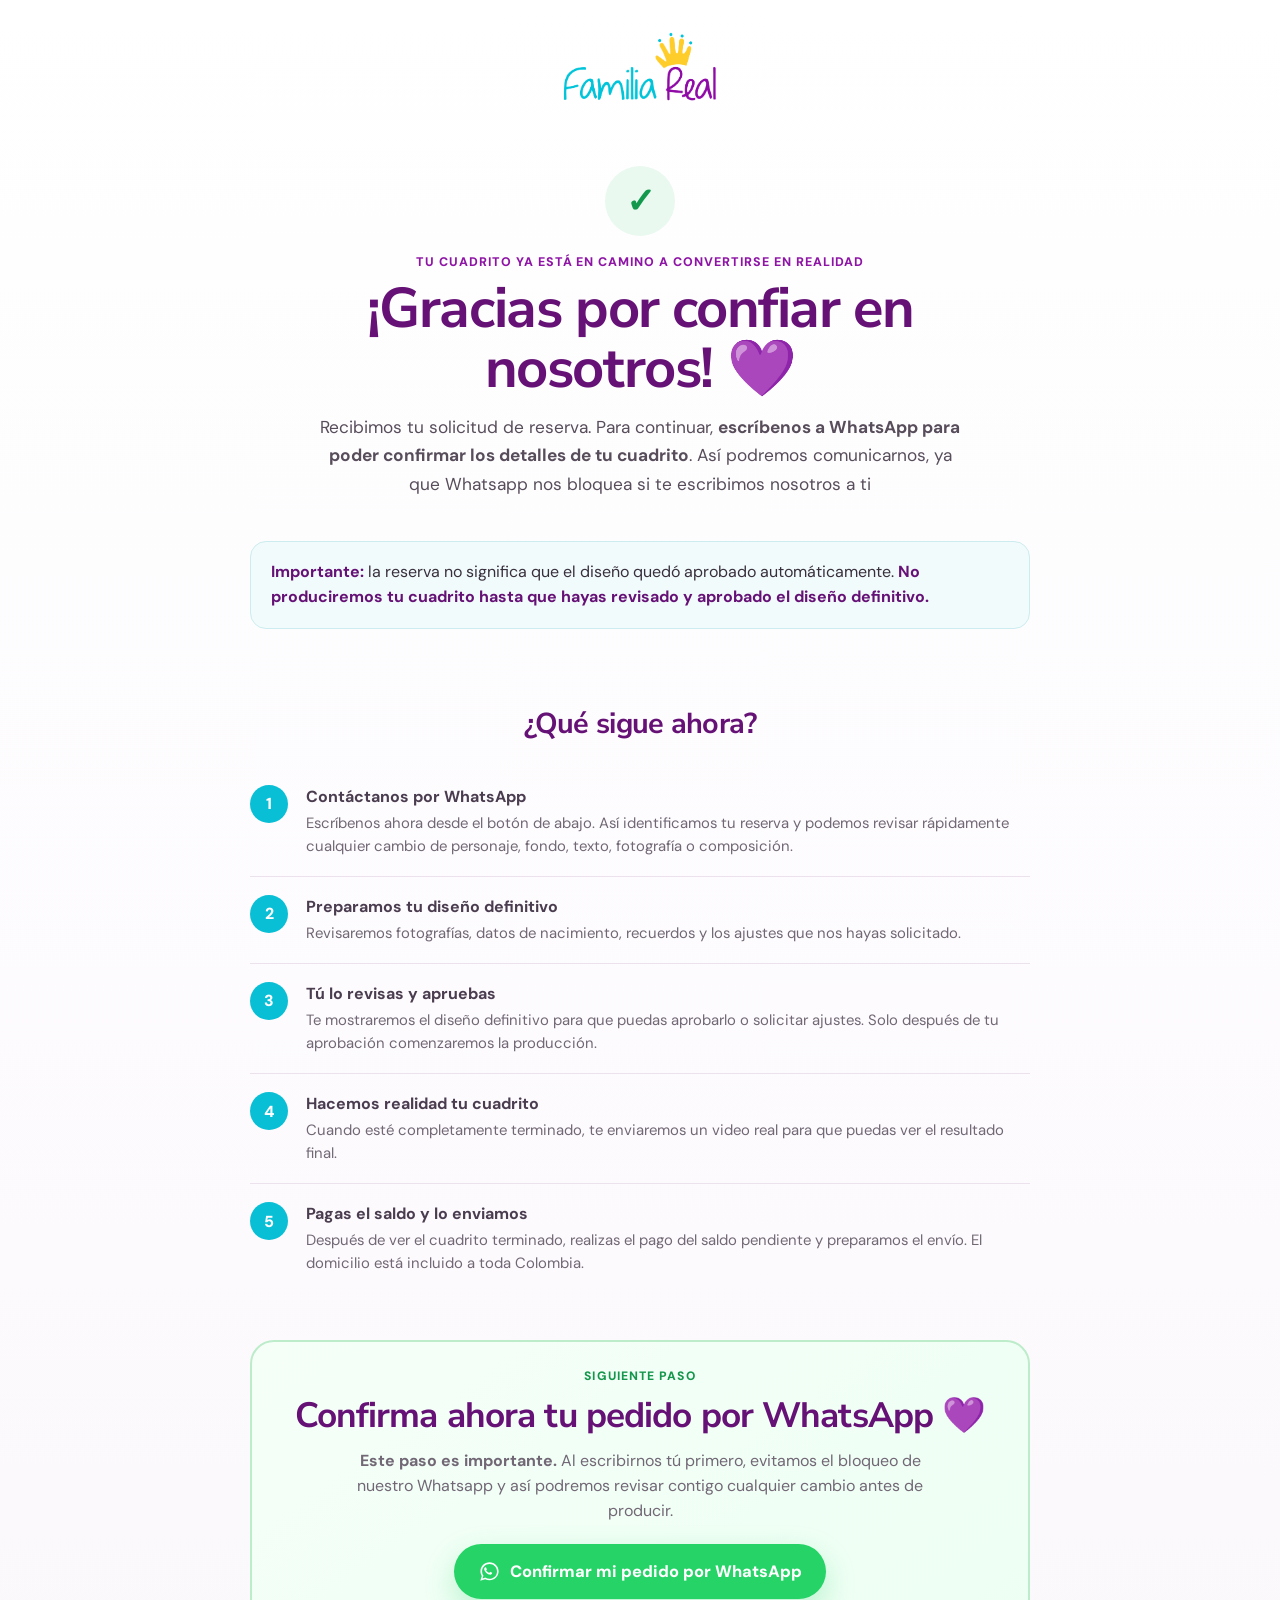
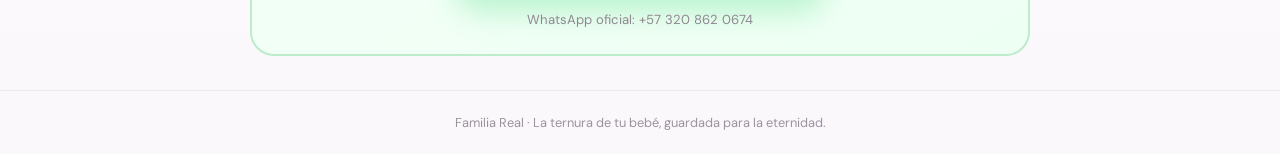
<file: familia-real/gracias.html>
<!doctype html>
<html lang="es">
<head>
<meta charset="utf-8">
<base href="/familia-real/">
<meta name="viewport" content="width=device-width,initial-scale=1">
<title>Gracias | Familia Real</title>
<meta name="description" content="Tu reserva de Familia Real fue recibida. Conoce los próximos pasos.">
<link rel="preconnect" href="https://fonts.googleapis.com">
<link rel="preconnect" href="https://fonts.gstatic.com" crossorigin>
<link href="https://fonts.googleapis.com/css2?family=DM+Sans:wght@400;500;600;700;800&family=Nunito+Sans:wght@700;800&display=swap" rel="stylesheet">
<style>
:root{--purple:#8e14a6;--purple2:#651176;--cyan:#09bfd5;--yellow:#f8cc36;--ink:#382f3c;--muted:#716775;--line:#ebe2ed;--soft:#fbf7fc;--green:#25d366}*{box-sizing:border-box}body{margin:0;font-family:'DM Sans',sans-serif;color:var(--ink);background:linear-gradient(180deg,#fff 0,#fbf8fc 100%)}.wrap{width:min(780px,calc(100% - 28px));margin:auto}.top{padding:27px 0 12px;text-align:center}.logo{width:min(210px,55vw);max-height:90px;object-fit:contain}.hero{text-align:center;padding:32px 0 18px}.check{width:70px;height:70px;border-radius:50%;display:grid;place-items:center;margin:0 auto 18px;background:#e9f9f0;color:#12994e;font-size:35px;font-weight:800}.eyebrow{color:var(--purple);font-size:.78rem;text-transform:uppercase;letter-spacing:.08em;font-weight:800}h1,h2{font-family:'Nunito Sans',sans-serif;letter-spacing:-.025em}.hero h1{font-size:clamp(2rem,7vw,3.5rem);line-height:1.08;color:var(--purple2);margin:9px 0 13px}.lead{font-size:1.08rem;line-height:1.65;color:#574d5b;max-width:650px;margin:auto}.notice{margin:25px auto 36px;padding:18px 20px;border-radius:16px;background:#f1fbfc;border:1px solid #ccecef;line-height:1.55}.notice strong{color:var(--purple2)}.steps{padding:15px 0 35px}.steps h2{text-align:center;color:var(--purple2);font-size:1.8rem}.step{display:grid;grid-template-columns:42px 1fr;gap:14px;padding:18px 0;border-bottom:1px solid var(--line)}.step:last-child{border:0}.num{width:38px;height:38px;border-radius:50%;display:grid;place-items:center;background:var(--cyan);color:white;font-weight:800}.step h3{font-size:1rem;margin:1px 0 5px;color:#4b3d50}.step p{margin:0;color:var(--muted);line-height:1.55;font-size:.93rem}.promise{background:linear-gradient(145deg,var(--purple2),var(--purple));color:white;border-radius:22px;padding:25px;margin:5px 0 32px}.promise h2{font-size:1.5rem;margin:0 0 12px}.promise p{margin:0;line-height:1.6;color:#f8effa}.promise strong{color:#fff}.email-box{border:1px solid var(--line);background:#fff;border-radius:20px;padding:24px;text-align:center;margin-bottom:24px}.email-box h2{font-size:1.45rem;color:var(--purple2);margin:0 0 10px}.email-box p{line-height:1.6;color:var(--muted);margin:0}.email-box .mail{display:inline-block;margin:11px 0 4px;font-weight:800;color:var(--purple)}.help{text-align:center;padding:5px 0 48px}.help p{color:var(--muted);line-height:1.55}.wa{display:inline-flex;align-items:center;gap:9px;text-decoration:none;background:var(--green);color:white;font-weight:800;padding:14px 20px;border-radius:999px;box-shadow:0 10px 26px rgba(37,211,102,.22)}.wa svg{width:23px;height:23px;fill:currentColor}.small{font-size:.82rem;color:#908792;margin-top:12px}.whatsapp-confirm{margin:12px 0 34px;padding:26px 20px!important;border:2px solid #bdeccb;background:linear-gradient(145deg,#f5fff8,#edfff3);border-radius:24px}.wa-kicker{color:#14964c;font-size:.76rem;font-weight:800;letter-spacing:.09em;margin-bottom:7px}.whatsapp-confirm h2{font-size:clamp(1.6rem,5vw,2.2rem);color:var(--purple2);margin:0 0 10px}.whatsapp-confirm>p{max-width:620px;margin:8px auto 0!important}.wa-note{font-size:.9rem!important;font-weight:700;color:#4e7a5a!important}.wa-main{font-size:1.03rem;padding:16px 24px;margin-top:20px;box-shadow:0 12px 30px rgba(37,211,102,.28)}.backup{font-size:.8rem!important;color:#817784!important;margin-top:16px!important}footer{text-align:center;padding:23px;color:#9b929d;font-size:.8rem;border-top:1px solid #eee7ef}@media(max-width:550px){.hero{padding-top:22px}.notice{margin-top:20px}.promise,.email-box{padding:20px 17px}.step{grid-template-columns:36px 1fr}.num{width:34px;height:34px}}
</style>
</head>
<body>
<header class="top"><div class="wrap"><img class="logo" src="img/logo/logo.png" alt="Familia Real"></div></header>
<main class="wrap">
<section class="hero">
<div class="check">✓</div>
<div class="eyebrow">Tu Cuadrito ya está en camino a convertirse en realidad</div>
<h1>¡Gracias por confiar en nosotros! 💜</h1>
<p class="lead">Recibimos tu solicitud de reserva. Para continuar, <strong>escríbenos a WhatsApp para poder confirmar los detalles de tu cuadrito</strong>. Así podremos comunicarnos, ya que Whatsapp nos bloquea si te escribimos nosotros a ti</p>
</section>
<div class="notice"><strong>Importante:</strong> la reserva no significa que el diseño quedó aprobado automáticamente. <strong>No produciremos tu cuadrito hasta que hayas revisado y aprobado el diseño definitivo.</strong></div>
<section class="steps">
<h2>¿Qué sigue ahora?</h2>
<div class="step"><div class="num">1</div><div><h3>Contáctanos por WhatsApp</h3><p>Escríbenos ahora desde el botón de abajo. Así identificamos tu reserva y podemos revisar rápidamente cualquier cambio de personaje, fondo, texto, fotografía o composición.</p></div></div>
<div class="step"><div class="num">2</div><div><h3>Preparamos tu diseño definitivo</h3><p>Revisaremos fotografías, datos de nacimiento, recuerdos y los ajustes que nos hayas solicitado.</p></div></div>
<div class="step"><div class="num">3</div><div><h3>Tú lo revisas y apruebas</h3><p>Te mostraremos el diseño definitivo para que puedas aprobarlo o solicitar ajustes. Solo después de tu aprobación comenzaremos la producción.</p></div></div>
<div class="step"><div class="num">4</div><div><h3>Hacemos realidad tu cuadrito</h3><p>Cuando esté completamente terminado, te enviaremos un video real para que puedas ver el resultado final.</p></div></div>
<div class="step"><div class="num">5</div><div><h3>Pagas el saldo y lo enviamos</h3><p>Después de ver el cuadrito terminado, realizas el pago del saldo pendiente y preparamos el envío. El domicilio está incluido a toda Colombia.</p></div></div>
</section>


<section class="help whatsapp-confirm">
<div class="wa-kicker">SIGUIENTE PASO</div>
<h2>Confirma ahora tu pedido por WhatsApp 💜</h2>
<p><strong>Este paso es importante.</strong> Al escribirnos tú primero, evitamos el bloqueo de nuestro Whatsapp y así podremos revisar contigo cualquier cambio antes de producir.</p>
<a class="wa wa-main" href="https://wa.me/573208620674?text=Hola%20Familia%20Real%20%F0%9F%92%9C%20Acabo%20de%20realizar%20la%20reserva%20de%20mi%20cuadrito.%20Quiero%20confirmar%20mi%20pedido%20y%20revisar%20los%20detalles%20antes%20de%20producci%C3%B3n." target="_blank" rel="noopener noreferrer"><svg viewBox="0 0 32 32" aria-hidden="true"><path d="M19.11 17.45c-.27-.14-1.6-.79-1.85-.88-.25-.09-.43-.14-.61.14-.18.27-.7.88-.86 1.06-.16.18-.32.2-.59.07-.27-.14-1.15-.42-2.19-1.35-.81-.72-1.36-1.61-1.52-1.88-.16-.27-.02-.42.12-.55.12-.12.27-.32.41-.48.14-.16.18-.27.27-.45.09-.18.05-.34-.02-.48-.07-.14-.61-1.47-.84-2.01-.22-.53-.44-.46-.61-.47h-.52c-.18 0-.48.07-.73.34-.25.27-.95.93-.95 2.26s.98 2.62 1.11 2.81c.14.18 1.92 2.93 4.65 4.11.65.28 1.16.45 1.55.58.65.21 1.24.18 1.71.11.52-.08 1.6-.65 1.83-1.29.23-.63.23-1.18.16-1.29-.07-.11-.25-.18-.52-.32zM16.03 3.2C9.04 3.2 3.36 8.78 3.36 15.65c0 2.42.72 4.68 1.95 6.59L3.2 28.8l6.79-2.07a12.8 12.8 0 0 0 6.04 1.51c6.99 0 12.67-5.58 12.67-12.45S23.02 3.2 16.03 3.2zm0 22.88c-1.89 0-3.73-.5-5.34-1.45l-.38-.22-4.03 1.23 1.26-3.88-.25-.4a10.28 10.28 0 0 1-1.6-5.52c0-5.7 4.65-10.34 10.37-10.34 5.72 0 10.37 4.64 10.37 10.34 0 5.7-4.68 10.24-10.4 10.24z"/></svg>Confirmar mi pedido por WhatsApp</a>
<div class="small">WhatsApp oficial: +57 320 862 0674</div>
</section>
</main>
<footer>Familia Real · La ternura de tu bebé, guardada para la eternidad.</footer>
</body>
</html>
</file>
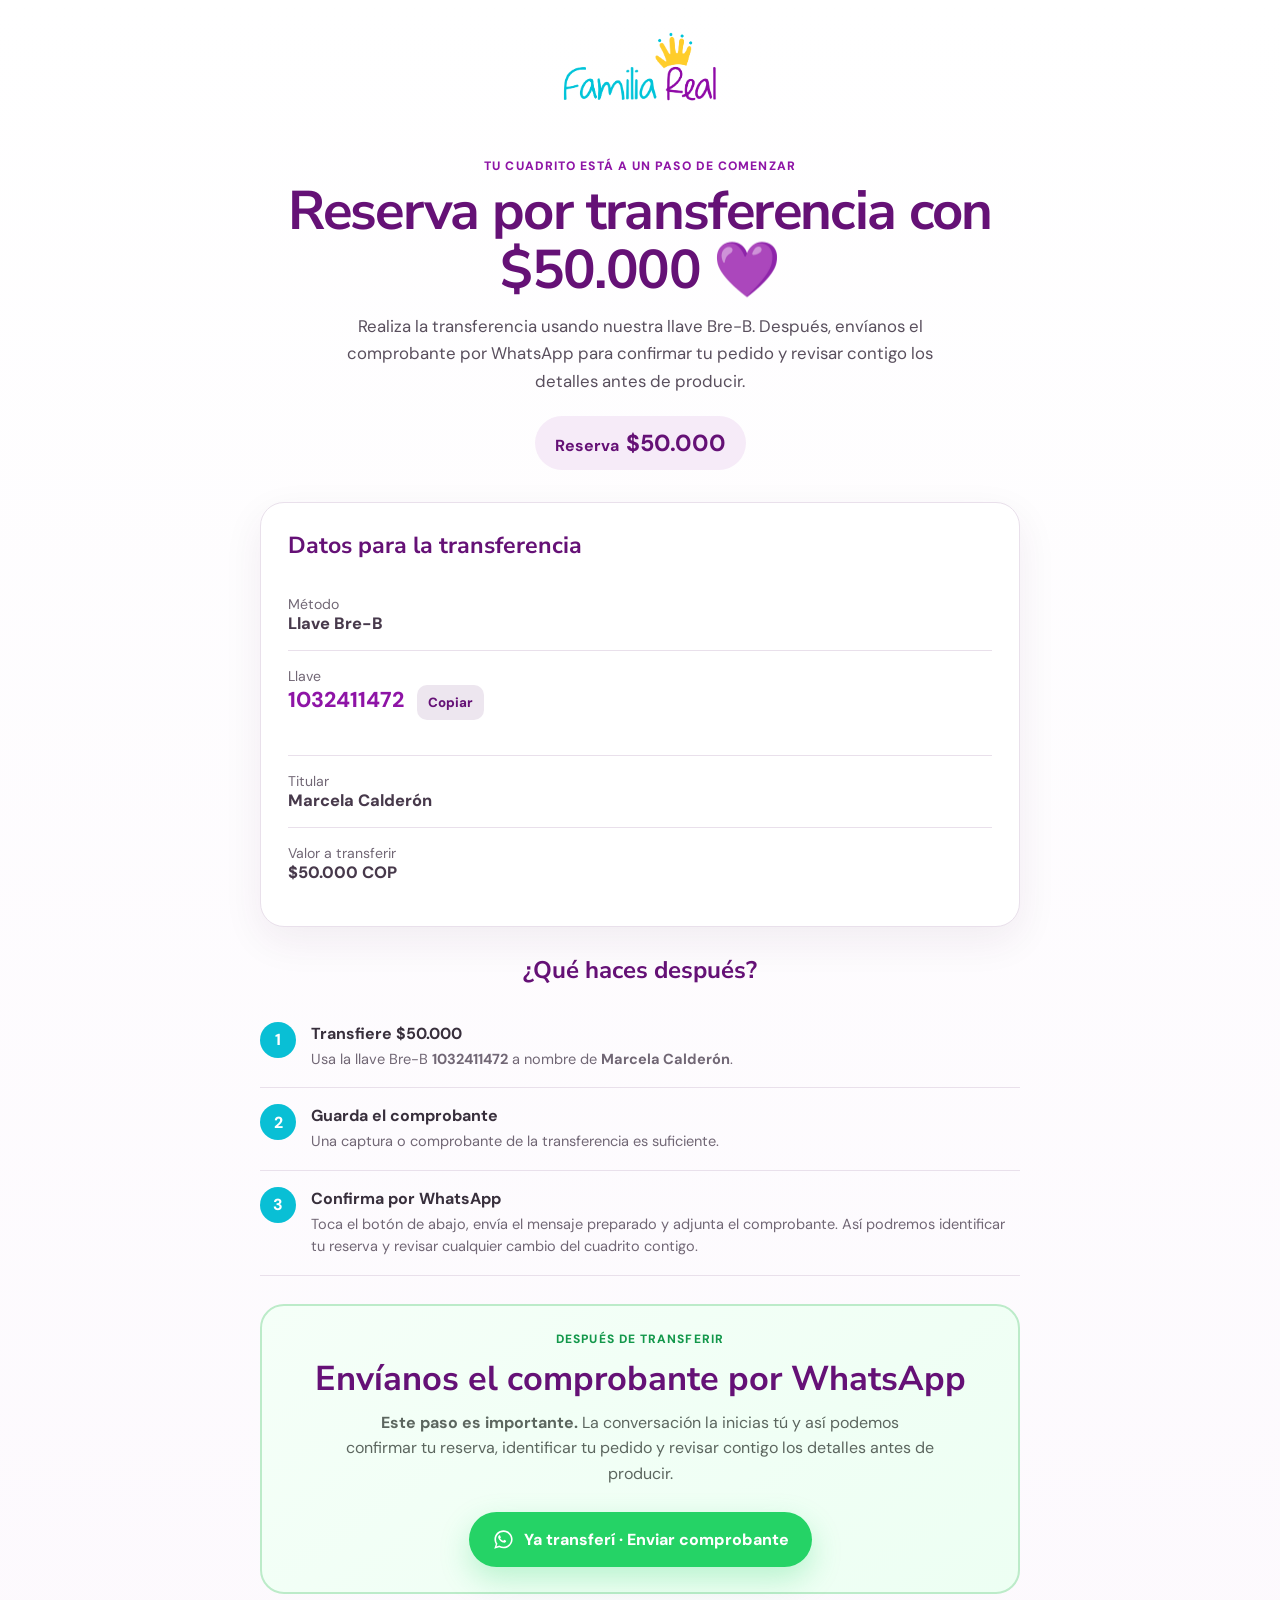
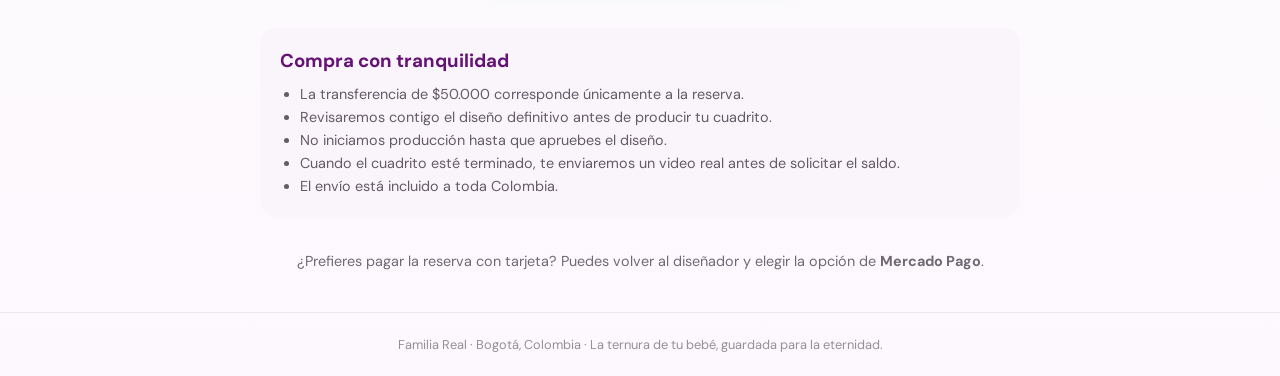
<file: familia-real/pago-transferencia.html>
<!doctype html>
<html lang="es">
<head>
<meta charset="utf-8">
<base href="/familia-real/">
<meta name="viewport" content="width=device-width,initial-scale=1">
<title>Reserva por transferencia | Familia Real</title>
<meta name="description" content="Reserva tu cuadrito Familia Real con $50.000 por transferencia Bre-B y confirma tu pedido por WhatsApp.">
<link rel="preconnect" href="https://fonts.googleapis.com">
<link rel="preconnect" href="https://fonts.gstatic.com" crossorigin>
<link href="https://fonts.googleapis.com/css2?family=DM+Sans:wght@400;500;600;700;800&family=Nunito+Sans:wght@700;800&display=swap" rel="stylesheet">
<style>
:root{--purple:#8e14a6;--purple2:#651176;--cyan:#09bfd5;--green:#25d366;--ink:#382f3c;--muted:#716775;--line:#e9e0eb;--soft:#fbf8fc;--yellow:#f8cc36}*{box-sizing:border-box}body{margin:0;background:linear-gradient(180deg,#fff,#fcf8fd);font-family:'DM Sans',sans-serif;color:var(--ink)}.wrap{width:min(760px,calc(100% - 28px));margin:auto}.top{text-align:center;padding:27px 0 10px}.logo{width:min(210px,55vw);max-height:90px;object-fit:contain}.hero{text-align:center;padding:26px 0 22px}.eyebrow{font-size:.76rem;letter-spacing:.09em;text-transform:uppercase;color:var(--purple);font-weight:800}.hero h1{font-family:'Nunito Sans',sans-serif;font-size:clamp(2rem,7vw,3.4rem);line-height:1.08;letter-spacing:-.03em;color:var(--purple2);margin:8px auto 13px}.lead{max-width:650px;margin:auto;color:#594f5d;line-height:1.65;font-size:1.05rem}.amount{display:inline-flex;align-items:baseline;gap:7px;margin-top:20px;background:#f6ebf8;color:var(--purple2);padding:12px 20px;border-radius:999px;font-weight:700}.amount b{font-size:1.45rem}.card{background:#fff;border:1px solid var(--line);border-radius:24px;padding:27px;margin:10px 0 24px;box-shadow:0 14px 40px rgba(70,35,76,.07)}.card h2{font-family:'Nunito Sans',sans-serif;color:var(--purple2);font-size:1.45rem;margin:0 0 18px}.bank-row{display:flex;justify-content:space-between;gap:18px;padding:16px 0;border-bottom:1px solid var(--line);align-items:center}.bank-row:last-of-type{border-bottom:0}.label{color:var(--muted);font-size:.88rem}.value{font-weight:800;color:#47394b;text-align:right;font-size:1.03rem}.key{font-size:1.35rem;color:var(--purple)}.copy-btn{border:0;background:#ede6ef;color:var(--purple2);font-family:inherit;font-weight:800;border-radius:10px;padding:9px 11px;cursor:pointer;margin-left:8px}.copy-msg{font-size:.79rem;color:#15964d;text-align:right;height:16px;margin-top:3px}.steps{margin:27px 0}.steps h2{text-align:center;font-family:'Nunito Sans',sans-serif;color:var(--purple2)}.step{display:grid;grid-template-columns:38px 1fr;gap:13px;padding:16px 0;border-bottom:1px solid var(--line)}.num{width:36px;height:36px;border-radius:50%;display:grid;place-items:center;background:var(--cyan);color:#fff;font-weight:800}.step h3{font-size:1rem;margin:1px 0 5px}.step p{margin:0;color:var(--muted);line-height:1.55;font-size:.91rem}.wa-box{margin:28px 0 34px;padding:25px 20px;text-align:center;border:2px solid #bcebc9;background:linear-gradient(145deg,#f5fff8,#edfff3);border-radius:24px}.wa-box .kicker{color:#13984b;font-size:.75rem;font-weight:800;letter-spacing:.09em}.wa-box h2{font-family:'Nunito Sans',sans-serif;font-size:clamp(1.55rem,5vw,2.15rem);color:var(--purple2);margin:8px 0}.wa-box p{max-width:590px;margin:8px auto;color:#5c665f;line-height:1.6}.wa{display:inline-flex;align-items:center;gap:9px;margin-top:17px;background:var(--green);color:#fff;text-decoration:none;padding:16px 23px;border-radius:999px;font-weight:800;box-shadow:0 12px 30px rgba(37,211,102,.27)}.wa svg{width:23px;height:23px;fill:currentColor}.safe{margin:0 0 34px;background:#f9f5fa;border-radius:18px;padding:20px}.safe h3{color:var(--purple2);margin:0 0 10px}.safe ul{margin:0;padding-left:20px;color:#655a68;line-height:1.6;font-size:.9rem}.mp{margin:0 0 42px;text-align:center;color:var(--muted);font-size:.9rem}.mp a{color:var(--purple);font-weight:800}footer{text-align:center;padding:23px;color:#978e98;font-size:.8rem;border-top:1px solid #eee6ef}@media(max-width:520px){.card{padding:21px 17px}.bank-row{display:block}.value{text-align:left;margin-top:5px}.copy-msg{text-align:left}.key{font-size:1.25rem}.wa{width:100%;justify-content:center}.hero{padding-top:18px}}
</style>
</head>
<body>
<header class="top"><div class="wrap"><img class="logo" src="img/logo/logo.png" alt="Familia Real"></div></header>
<main class="wrap">
<section class="hero">
<div class="eyebrow">Tu cuadrito está a un paso de comenzar</div>
<h1>Reserva por transferencia con $50.000 💜</h1>
<p class="lead">Realiza la transferencia usando nuestra llave Bre-B. Después, envíanos el comprobante por WhatsApp para confirmar tu pedido y revisar contigo los detalles antes de producir.</p>
<div class="amount">Reserva <b>$50.000</b></div>
</section>

<section class="card">
<h2>Datos para la transferencia</h2>
<div class="bank-row"><div><div class="label">Método</div><div class="value">Llave Bre-B</div></div></div>
<div class="bank-row"><div><div class="label">Llave</div><div class="value key" id="llave">1032411472 <button class="copy-btn" id="copiar" type="button">Copiar</button></div><div class="copy-msg" id="copyMsg"></div></div></div>
<div class="bank-row"><div><div class="label">Titular</div><div class="value">Marcela Calderón</div></div></div>
<div class="bank-row"><div><div class="label">Valor a transferir</div><div class="value">$50.000 COP</div></div></div>
</section>

<section class="steps">
<h2>¿Qué haces después?</h2>
<div class="step"><div class="num">1</div><div><h3>Transfiere $50.000</h3><p>Usa la llave Bre-B <strong>1032411472</strong> a nombre de <strong>Marcela Calderón</strong>.</p></div></div>
<div class="step"><div class="num">2</div><div><h3>Guarda el comprobante</h3><p>Una captura o comprobante de la transferencia es suficiente.</p></div></div>
<div class="step"><div class="num">3</div><div><h3>Confirma por WhatsApp</h3><p>Toca el botón de abajo, envía el mensaje preparado y adjunta el comprobante. Así podremos identificar tu reserva y revisar cualquier cambio del cuadrito contigo.</p></div></div>
</section>

<section class="wa-box">
<div class="kicker">DESPUÉS DE TRANSFERIR</div>
<h2>Envíanos el comprobante por WhatsApp</h2>
<p><strong>Este paso es importante.</strong> La conversación la inicias tú y así podemos confirmar tu reserva, identificar tu pedido y revisar contigo los detalles antes de producir.</p>
<a class="wa" href="https://wa.me/573208620674?text=Hola%20Familia%20Real%20%F0%9F%92%9C%20Acabo%20de%20transferir%20%2450.000%20para%20reservar%20mi%20cuadrito.%20Adjunto%20el%20comprobante%20para%20confirmar%20mi%20pedido%20y%20revisar%20los%20detalles%20antes%20de%20producci%C3%B3n." target="_blank" rel="noopener noreferrer"><svg viewBox="0 0 32 32" aria-hidden="true"><path d="M19.11 17.45c-.27-.14-1.6-.79-1.85-.88-.25-.09-.43-.14-.61.14-.18.27-.7.88-.86 1.06-.16.18-.32.2-.59.07-.27-.14-1.15-.42-2.19-1.35-.81-.72-1.36-1.61-1.52-1.88-.16-.27-.02-.42.12-.55.12-.12.27-.32.41-.48.14-.16.18-.27.27-.45.09-.18.05-.34-.02-.48-.07-.14-.61-1.47-.84-2.01-.22-.53-.44-.46-.61-.47h-.52c-.18 0-.48.07-.73.34-.25.27-.95.93-.95 2.26s.98 2.62 1.11 2.81c.14.18 1.92 2.93 4.65 4.11.65.28 1.16.45 1.55.58.65.21 1.24.18 1.71.11.52-.08 1.6-.65 1.83-1.29.23-.63.23-1.18.16-1.29-.07-.11-.25-.18-.52-.32zM16.03 3.2C9.04 3.2 3.36 8.78 3.36 15.65c0 2.42.72 4.68 1.95 6.59L3.2 28.8l6.79-2.07a12.8 12.8 0 0 0 6.04 1.51c6.99 0 12.67-5.58 12.67-12.45S23.02 3.2 16.03 3.2zm0 22.88c-1.89 0-3.73-.5-5.34-1.45l-.38-.22-4.03 1.23 1.26-3.88-.25-.4a10.28 10.28 0 0 1-1.6-5.52c0-5.7 4.65-10.34 10.37-10.34 5.72 0 10.37 4.64 10.37 10.34 0 5.7-4.68 10.24-10.4 10.24z"/></svg>Ya transferí · Enviar comprobante</a>
</section>

<section class="safe">
<h3>Compra con tranquilidad</h3>
<ul>
<li>La transferencia de $50.000 corresponde únicamente a la reserva.</li>
<li>Revisaremos contigo el diseño definitivo antes de producir tu cuadrito.</li>
<li>No iniciamos producción hasta que apruebes el diseño.</li>
<li>Cuando el cuadrito esté terminado, te enviaremos un video real antes de solicitar el saldo.</li>
<li>El envío está incluido a toda Colombia.</li>
</ul>
</section>

<p class="mp">¿Prefieres pagar la reserva con tarjeta? Puedes volver al diseñador y elegir la opción de <strong>Mercado Pago</strong>.</p>
</main>
<footer>Familia Real · Bogotá, Colombia · La ternura de tu bebé, guardada para la eternidad.</footer>
<script>
const b=document.getElementById('copiar'),m=document.getElementById('copyMsg');
b.addEventListener('click',async()=>{try{await navigator.clipboard.writeText('1032411472');m.textContent='✓ Llave copiada';setTimeout(()=>m.textContent='',2500)}catch(e){m.textContent='Llave: 1032411472'}});
</script>
</body>
</html>
</file>
